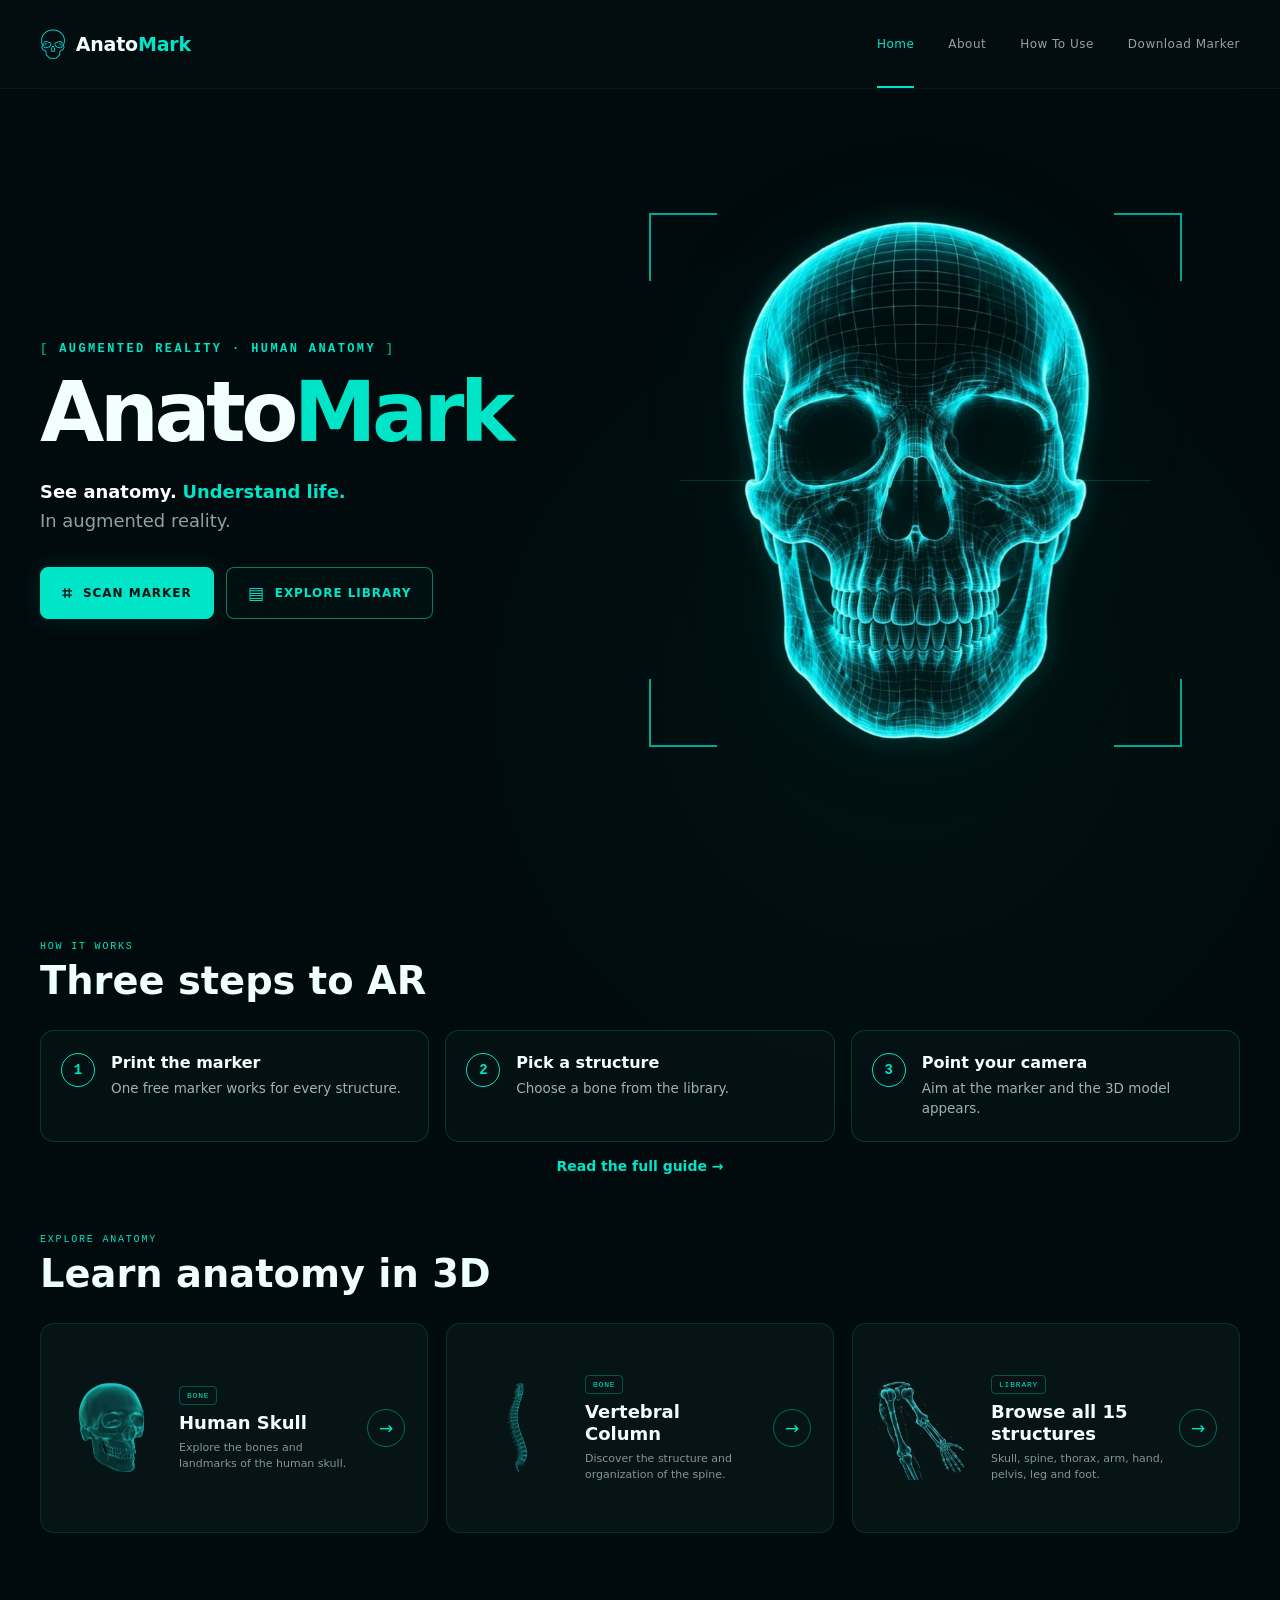
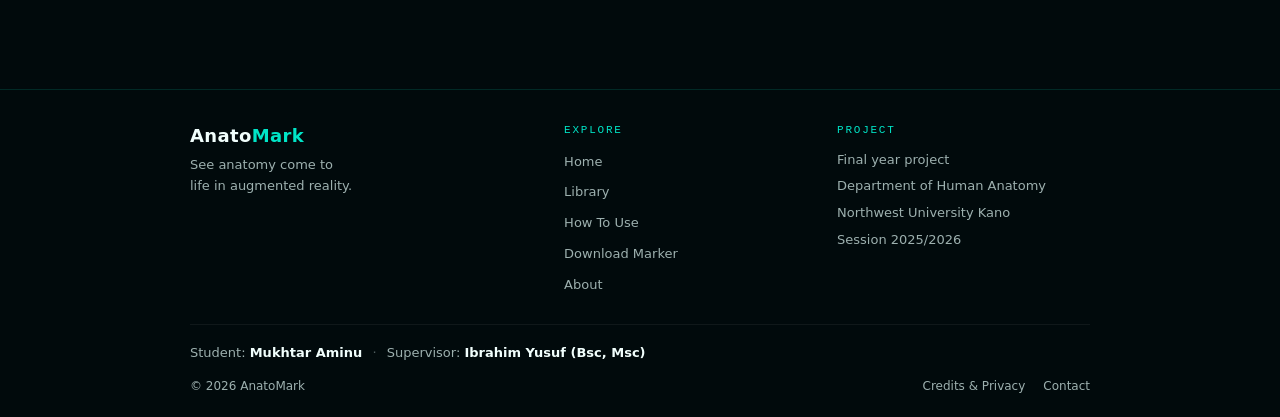
<file: index.html>
<!doctype html>
<html lang="en">
  <head>
    <meta charset="UTF-8" />

    <meta name="viewport" content="width=device-width, initial-scale=1.0" />
    <link rel="icon" href="assets/logo/favicon.ico" sizes="any" />
    <link rel="icon" type="image/png" sizes="48x48" href="assets/logo/favicon-48.png" />
    <link rel="apple-touch-icon" href="assets/logo/apple-touch-icon.png" />
    <meta name="theme-color" content="#010a0c" />

    <title>AnatoMark | AR Anatomy Education</title>
    <meta name="description" content="Learn human anatomy in augmented reality. Point your phone at a printed marker and explore 3D bones. No app to install." />
    <meta property="og:type" content="website" />
    <meta property="og:site_name" content="AnatoMark" />
    <meta property="og:title" content="AnatoMark | AR Anatomy Education" />
    <meta property="og:description" content="Learn human anatomy in augmented reality. Point your phone at a printed marker and explore 3D bones. No app to install." />
    <link rel="canonical" href="https://anatomark.com/" />
    <meta property="og:url" content="https://anatomark.com/" />
    <meta property="og:image" content="https://anatomark.com/assets/images/og-card.png" />
    <meta property="og:image:width" content="1200" />
    <meta property="og:image:height" content="630" />
    <meta property="og:image:alt" content="AnatoMark: a glowing 3D skull beside the words AnatoMark, augmented reality human anatomy" />
    <meta name="twitter:card" content="summary_large_image" />
    <meta name="twitter:title" content="AnatoMark | AR Anatomy Education" />
    <meta name="twitter:description" content="Learn human anatomy in augmented reality. Point your phone at a printed marker and explore 3D bones. No app to install." />
    <meta name="twitter:image" content="https://anatomark.com/assets/images/og-card.png" />

    <link rel="stylesheet" href="css/tokens.css?v=20261107r6" />
    <link rel="stylesheet" href="css/nav.css?v=20261107r6" />
    <link rel="stylesheet" href="css/footer.css?v=20261107r6" />
    <link rel="stylesheet" href="css/homepage.css?v=20261107r6" />
    <link rel="stylesheet" href="css/picker.css?v=20261107r6" />
  </head>

  <body>
    <!-- =====================================================
       HEADER
       ===================================================== -->

    <header class="site-header">
      <div class="header-inner">
        <!-- Logo -->
        <a href="index.html" class="brand" aria-label="AnatoMark Home">
          <img src="assets/logo/logo-mark.png" alt="" class="brand-logo" width="26" height="32" />
          <span class="brand-text">Anato<span>Mark</span></span>
        </a>

        <!-- Desktop Navigation -->
        <nav class="desktop-nav" aria-label="Main navigation">
          <a href="index.html" class="nav-link active"> Home </a>

          <a href="pages/about.html" class="nav-link"> About </a>

          <a href="pages/how-to-use.html" class="nav-link"> How To Use </a>

          <a href="pages/download-marker.html" class="nav-link">
            Download Marker
          </a>
        </nav>

        <!-- Mobile Menu Button -->
        <button
          type="button"
          class="mobile-menu-button"
          id="mobileMenuButton"
          aria-label="Open navigation menu"
          aria-expanded="false"
        >
          <span></span>
          <span></span>
          <span></span>
        </button>
      </div>

      <!-- Mobile Navigation -->
      <nav class="mobile-nav" id="mobileNav" aria-label="Mobile navigation">
        <a href="index.html" class="mobile-nav-link active"> Home </a>

        <a href="pages/about.html" class="mobile-nav-link"> About </a>

        <a href="pages/how-to-use.html" class="mobile-nav-link"> How To Use </a>

        <a href="pages/download-marker.html" class="mobile-nav-link">
          Download Marker
        </a>
      </nav>
    </header>

    <!-- =====================================================
       MAIN
       ===================================================== -->

    <main>
      <!-- ===================================================
         HERO
         =================================================== -->

      <section class="hero">
        <!-- LEFT / TOP CONTENT -->

        <div class="hero-content">
          <p class="hero-eyebrow">
            <span>[</span>
            AUGMENTED REALITY &middot; HUMAN ANATOMY
            <span>]</span>
          </p>

          <h1 class="hero-title">Anato<span>Mark</span></h1>

          <p class="hero-description">
            <span class="tg-see">See anatomy.</span>
            <span class="tg-life">Understand life.</span>
            <br class="desktop-break" />
            <span class="tg-ar">In augmented reality.</span>
          </p>

          <div class="hero-actions">
            <button
              type="button"
              class="hero-button hero-button-primary"
              id="scanMarkerButton"
            >
              <span class="button-icon" aria-hidden="true"> ⌗ </span>

              <span> Scan Marker </span>
            </button>

            <a
              href="pages/library.html"
              class="hero-button hero-button-secondary"
            >
              <span class="button-icon" aria-hidden="true"> ▤ </span>

              <span> Explore Library </span>
            </a>
          </div>
        </div>

        <!-- RIGHT / BOTTOM VISUAL -->

        <div class="hero-visual">
          <div class="scan-frame">
            <!-- Targeting corners -->

            <span class="scan-corner scan-corner-top-left"></span>

            <span class="scan-corner scan-corner-top-right"></span>

            <span class="scan-corner scan-corner-bottom-left"></span>

            <span class="scan-corner scan-corner-bottom-right"></span>

            <!-- Horizontal scanning line -->

            <span class="scan-line"></span>

            <!-- Skull -->

            <img
              src="assets/images/skull-hero.webp"
              width="563"
              height="820"
              alt="Human skull in augmented reality"
              class="hero-skull"
              fetchpriority="high"
              decoding="async"
            />
          </div>
        </div>
      </section>

      <!-- ===================================================
         HOW IT WORKS
         =================================================== -->

      <section class="how-strip" aria-labelledby="howStripTitle">
        <div class="section-heading">
          <p class="section-eyebrow">HOW IT WORKS</p>
          <h2 id="howStripTitle">Three steps to AR</h2>
        </div>

        <ol class="how-strip-grid">
          <li class="how-strip-card">
            <span class="how-strip-num" aria-hidden="true">1</span>
            <h3>Print the marker</h3>
            <p>One free marker works for every structure.</p>
          </li>
          <li class="how-strip-card">
            <span class="how-strip-num" aria-hidden="true">2</span>
            <h3>Pick a structure</h3>
            <p>Choose a bone from the library.</p>
          </li>
          <li class="how-strip-card">
            <span class="how-strip-num" aria-hidden="true">3</span>
            <h3>Point your camera</h3>
            <p>Aim at the marker and the 3D model appears.</p>
          </li>
        </ol>

        <p class="how-strip-link"><a href="pages/how-to-use.html">Read the full guide &rarr;</a></p>
      </section>

      <!-- ===================================================
         STRUCTURES
         =================================================== -->

      <section class="structures-section">
        <div class="section-heading">
          <p class="section-eyebrow">EXPLORE ANATOMY</p>

          <h2>Learn anatomy in 3D</h2>
        </div>

        <div class="structure-grid">
          <!-- Human Skull -->

          <a
            href="pages/structure-detail.html?id=skull&from=home"
            class="structure-card"
          >
            <div class="structure-image">
              <img src="assets/icons/skull.webp" data-fallback="assets/images/skull.webp" onerror="this.onerror=null;this.src=this.getAttribute('data-fallback')" alt="Human Skull" loading="lazy" decoding="async" />
            </div>

            <div class="structure-info">
              <div class="structure-meta">
                <span class="structure-type"> BONE </span>
              </div>

              <h3>Human Skull</h3>

              <p>Explore the bones and landmarks of the human skull.</p>
            </div>

            <span class="structure-arrow"> → </span>
          </a>

          <!-- Vertebral Column -->

          <a
            href="pages/structure-detail.html?id=vertebral-column&from=home"
            class="structure-card"
          >
            <div class="structure-image">
              <img
                src="assets/icons/vertebral-column.webp"
                data-fallback="assets/images/vertebral-column.jpeg"
                onerror="this.onerror=null;this.src=this.getAttribute('data-fallback')"
                alt="Vertebral Column"
                loading="lazy"
                decoding="async"
              />
            </div>

            <div class="structure-info">
              <div class="structure-meta">
                <span class="structure-type"> BONE </span>
              </div>

              <h3>Vertebral Column</h3>

              <p>Discover the structure and organization of the spine.</p>
            </div>

            <span class="structure-arrow"> → </span>
          </a>

          <!-- Browse all -->

          <a href="pages/library.html" class="structure-card structure-card-more">
            <div class="structure-image">
              <img src="assets/images/upper-limb.jpeg" alt="" loading="lazy" decoding="async" />
            </div>

            <div class="structure-info">
              <div class="structure-meta">
                <span class="structure-type"> LIBRARY </span>
              </div>

              <h3>Browse all <span id="homeCount">15</span> structures</h3>

              <p>Skull, spine, thorax, arm, hand, pelvis, leg and foot.</p>
            </div>

            <span class="structure-arrow"> → </span>
          </a>
        </div>
      </section>
    </main>

    <footer class="site-footer">
      <div class="footer-inner">
        <div class="footer-brandcol">
          <p class="footer-brand">Anato<span>Mark</span></p>
          <p class="footer-tag">See anatomy come to life in augmented reality.</p>
        </div>
        <nav class="footer-col" aria-label="Explore">
          <h2>Explore</h2>
          <a href="index.html">Home</a>
          <a href="pages/library.html">Library</a>
          <a href="pages/how-to-use.html">How To Use</a>
          <a href="pages/download-marker.html">Download Marker</a>
          <a href="pages/about.html">About</a>
        </nav>
        <div class="footer-col">
          <h2>Project</h2>
          <span>Final year project</span>
          <span>Department of Human Anatomy</span>
          <span>Northwest University Kano</span>
          <span>Session 2025/2026</span>
        </div>
      </div>
      <p class="footer-credits">Student: <strong>Mukhtar Aminu</strong> <span class="footer-sep">&middot;</span> <span class="footer-line">Supervisor: <strong>Ibrahim Yusuf (Bsc, Msc)</strong></span></p>
      <div class="footer-bar">
        <span>&copy; 2026 AnatoMark</span>
        <span class="footer-links"><a href="pages/credits.html">Credits &amp; Privacy</a><a href="pages/about.html#contact">Contact</a></span>
      </div>
    </footer>

    <!-- =====================================================
       JAVASCRIPT
       ===================================================== -->

    <script src="js/descriptions.js?v=20261107r6"></script>
    <script src="js/structures-data.js?v=20261107r6"></script>
    <script src="js/nav.js?v=20261107r6"></script>
    <script src="js/picker.js?v=20261107r6"></script>
    <script src="js/homepage.js?v=20261107r6"></script>
  <script src="js/sw-register.js?v=20261107r6"></script>
</body>
</html>
</file>
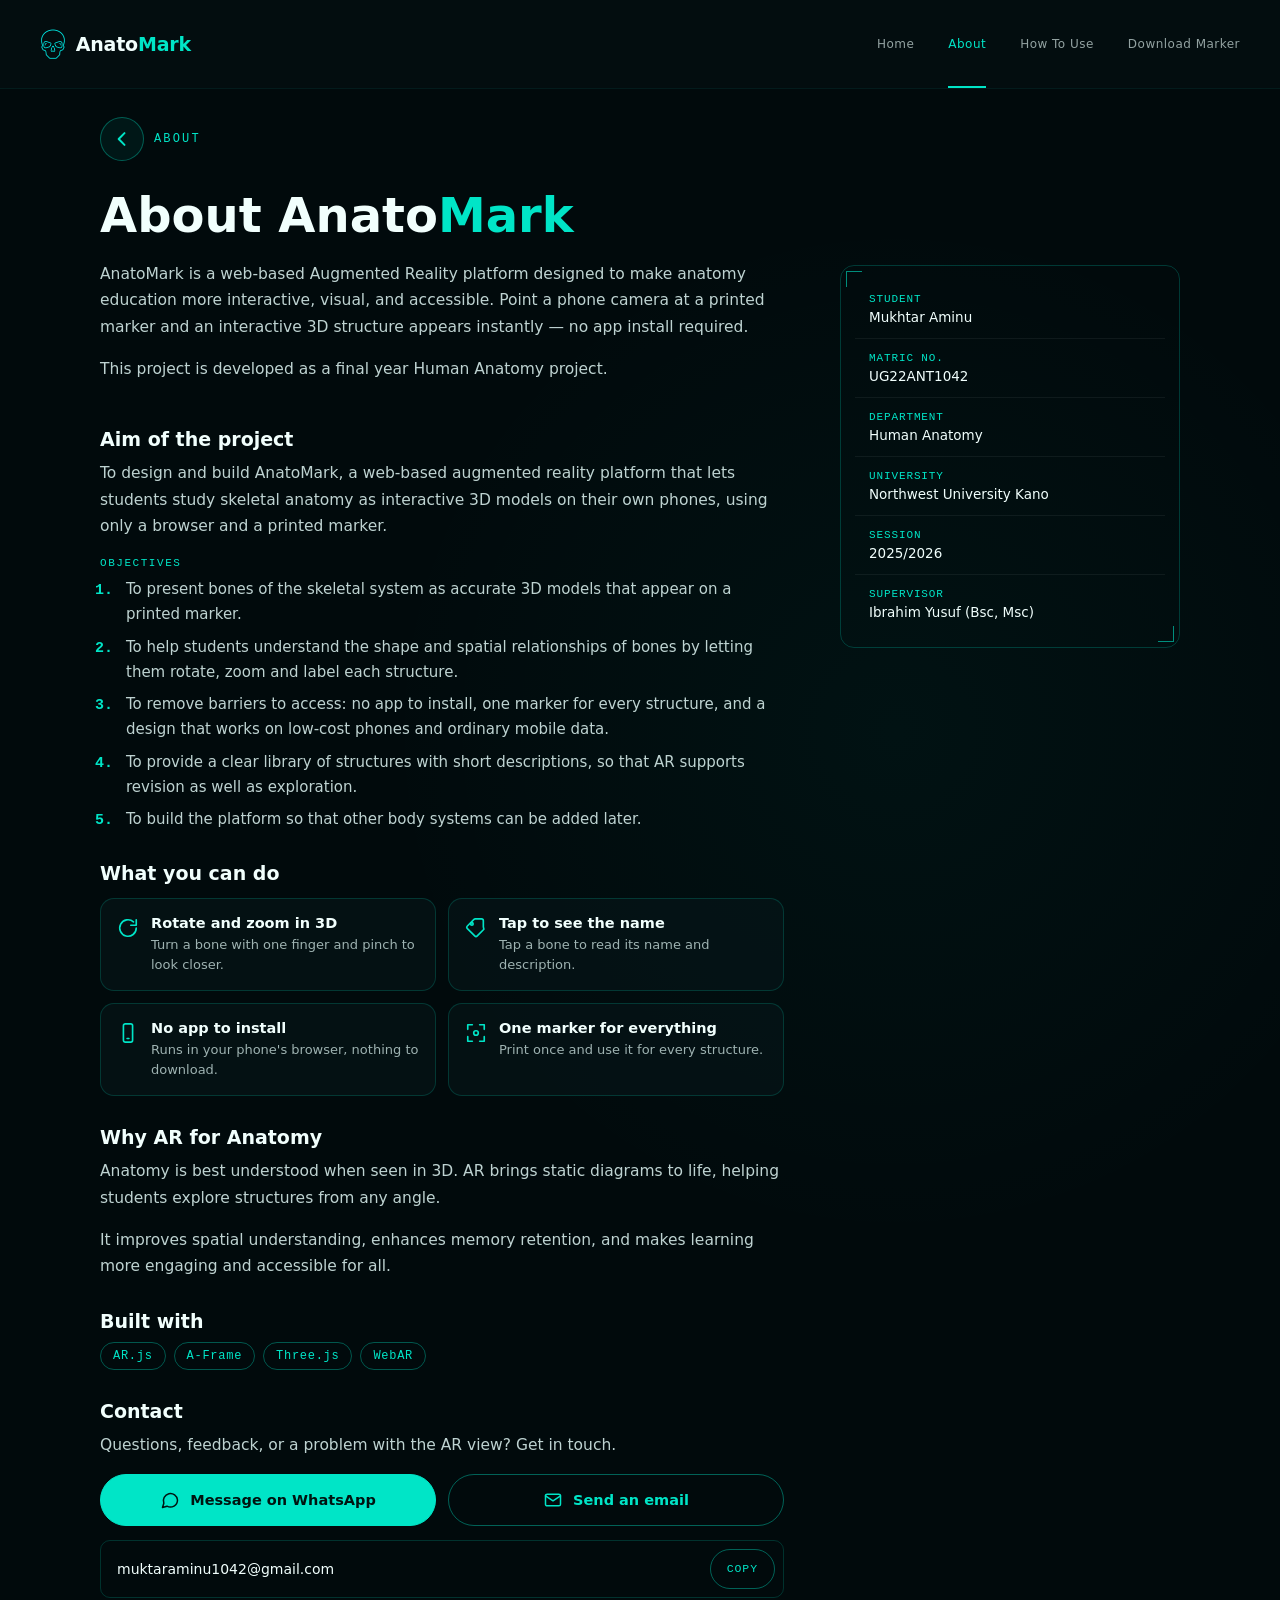
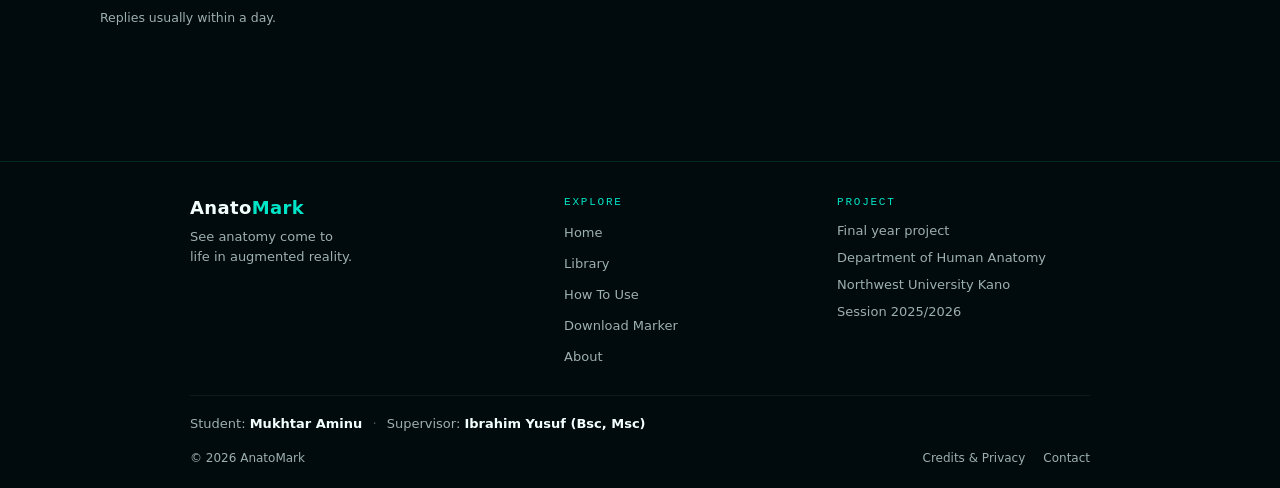
<file: pages/about.html>
<!doctype html>
<html lang="en">
  <head>
    <meta charset="UTF-8" />
    <meta name="viewport" content="width=device-width, initial-scale=1.0" />
    <link rel="icon" href="../assets/logo/favicon.ico" sizes="any" />
    <link rel="icon" type="image/png" sizes="48x48" href="../assets/logo/favicon-48.png" />
    <link rel="apple-touch-icon" href="../assets/logo/apple-touch-icon.png" />
    <meta name="theme-color" content="#010a0c" />
    <title>About — AnatoMark</title>
    <meta name="description" content="About AnatoMark, a final-year Human Anatomy project from Northwest University Kano." />
    <meta property="og:type" content="website" />
    <meta property="og:site_name" content="AnatoMark" />
    <meta property="og:title" content="About — AnatoMark" />
    <meta property="og:description" content="About AnatoMark, a final-year Human Anatomy project from Northwest University Kano." />
    <link rel="canonical" href="https://anatomark.com/pages/about.html" />
    <meta property="og:url" content="https://anatomark.com/pages/about.html" />
    <meta property="og:image" content="https://anatomark.com/assets/images/og-card.png" />
    <meta property="og:image:width" content="1200" />
    <meta property="og:image:height" content="630" />
    <meta property="og:image:alt" content="AnatoMark: a glowing 3D skull beside the words AnatoMark, augmented reality human anatomy" />
    <meta name="twitter:card" content="summary_large_image" />
    <meta name="twitter:title" content="About — AnatoMark" />
    <meta name="twitter:description" content="About AnatoMark, a final-year Human Anatomy project from Northwest University Kano." />
    <meta name="twitter:image" content="https://anatomark.com/assets/images/og-card.png" />
    <link rel="stylesheet" href="../css/tokens.css?v=20261107r6" />
    <link rel="stylesheet" href="../css/nav.css?v=20261107r6" />
    <link rel="stylesheet" href="../css/footer.css?v=20261107r6" />
    <link rel="stylesheet" href="../css/about.css?v=20261107r6" />
  </head>
  <body>
    <header class="site-header">
      <div class="header-inner">
        <a href="../index.html" class="brand" aria-label="AnatoMark Home">
          <img src="../assets/logo/logo-mark.png" alt="" class="brand-logo" width="26" height="32" />
          <span class="brand-text">Anato<span>Mark</span></span>
        </a>
        <nav class="desktop-nav" aria-label="Main navigation">
          <a href="../index.html" class="nav-link">Home</a>
          <a href="about.html" class="nav-link active">About</a>
          <a href="how-to-use.html" class="nav-link">How To Use</a>
          <a href="download-marker.html" class="nav-link">Download Marker</a>
        </nav>
        <button type="button" class="mobile-menu-button" id="mobileMenuButton" aria-label="Open navigation menu" aria-expanded="false">
          <span></span><span></span><span></span>
        </button>
      </div>
      <nav class="mobile-nav" id="mobileNav" aria-label="Mobile navigation">
        <a href="../index.html" class="mobile-nav-link">Home</a>
        <a href="about.html" class="mobile-nav-link active">About</a>
        <a href="how-to-use.html" class="mobile-nav-link">How To Use</a>
        <a href="download-marker.html" class="mobile-nav-link">Download Marker</a>
      </nav>
    </header>

    <main class="about-main">
      <div class="about-crumb">
        <a href="../index.html" class="back-btn" aria-label="Back"><svg width="20" height="20" viewBox="0 0 24 24" fill="none" stroke="currentColor" stroke-width="2.4" stroke-linecap="round" stroke-linejoin="round" aria-hidden="true"><path d="M15 5l-7 7 7 7"/></svg></a>
        <span>ABOUT</span>
      </div>

      <h1>About Anato<span>Mark</span></h1>

      <div class="about-layout">
        <div class="about-intro">
          <p class="about-lead">
            AnatoMark is a web-based Augmented Reality platform designed to make anatomy
            education more interactive, visual, and accessible. Point a phone camera at a
            printed marker and an interactive 3D structure appears instantly — no app install
            required.
          </p>
          <p class="about-lead">
            This project is developed as a final year Human Anatomy project.
          </p>
        </div>

        <aside class="about-side" aria-label="Project details">
          <div class="about-card">
            <span class="corner tl"></span><span class="corner br"></span>
            <div id="aboutRows"></div>
          </div>
        </aside>

        <div class="about-text">
          <h2 class="about-section-title" id="aim">Aim of the project</h2>
          <p class="about-lead">
            To design and build AnatoMark, a web-based augmented reality platform that lets
            students study skeletal anatomy as interactive 3D models on their own phones,
            using only a browser and a printed marker.
          </p>
          <p class="about-objectives-title">Objectives</p>
          <ol class="about-objectives">
            <li>To present bones of the skeletal system as accurate 3D models that appear on a printed marker.</li>
            <li>To help students understand the shape and spatial relationships of bones by letting them rotate, zoom and label each structure.</li>
            <li>To remove barriers to access: no app to install, one marker for every structure, and a design that works on low-cost phones and ordinary mobile data.</li>
            <li>To provide a clear library of structures with short descriptions, so that AR supports revision as well as exploration.</li>
            <li>To build the platform so that other body systems can be added later.</li>
          </ol>

          <h2 class="about-section-title">What you can do</h2>
          <div class="about-features">
            <div class="about-feature">
              <svg viewBox="0 0 24 24" fill="none" stroke="currentColor" stroke-width="1.8" stroke-linecap="round" stroke-linejoin="round" aria-hidden="true"><path d="M21 12a9 9 0 11-3-6.7"/><polyline points="21 3 21 9 15 9"/></svg>
              <div><h3>Rotate and zoom in 3D</h3><p>Turn a bone with one finger and pinch to look closer.</p></div>
            </div>
            <div class="about-feature">
              <svg viewBox="0 0 24 24" fill="none" stroke="currentColor" stroke-width="1.8" stroke-linecap="round" stroke-linejoin="round" aria-hidden="true"><path d="M20.6 13.4l-7.2 7.2a2 2 0 01-2.8 0L2.6 12.6a2 2 0 010-2.8l7.2-7.2A2 2 0 0111.2 2H18a2 2 0 012 2v6.8z"/><circle cx="7.5" cy="7.5" r="1.4"/></svg>
              <div><h3>Tap to see the name</h3><p>Tap a bone to read its name and description.</p></div>
            </div>
            <div class="about-feature">
              <svg viewBox="0 0 24 24" fill="none" stroke="currentColor" stroke-width="1.8" stroke-linecap="round" stroke-linejoin="round" aria-hidden="true"><rect x="7" y="2" width="10" height="20" rx="2"/><line x1="11" y1="18" x2="13" y2="18"/></svg>
              <div><h3>No app to install</h3><p>Runs in your phone's browser, nothing to download.</p></div>
            </div>
            <div class="about-feature">
              <svg viewBox="0 0 24 24" fill="none" stroke="currentColor" stroke-width="1.8" stroke-linecap="round" stroke-linejoin="round" aria-hidden="true"><path d="M3 8V3h5M21 8V3h-5M3 16v5h5M21 16v5h-5"/><circle cx="12" cy="12" r="2.5"/></svg>
              <div><h3>One marker for everything</h3><p>Print once and use it for every structure.</p></div>
            </div>
          </div>

          <h2 class="about-section-title">Why AR for Anatomy</h2>
          <p class="about-lead">
            Anatomy is best understood when seen in 3D. AR brings static diagrams to life,
            helping students explore structures from any angle.
          </p>
          <p class="about-lead">
            It improves spatial understanding, enhances memory retention, and makes learning
            more engaging and accessible for all.
          </p>

          <h2 class="about-section-title">Built with</h2>
          <ul class="about-tags" aria-label="Technologies used">
            <li>AR.js</li><li>A-Frame</li><li>Three.js</li><li>WebAR</li>
          </ul>

          <!-- PROJECT REPORT LINK — hidden until the project is complete.
               Restore by un-commenting and replacing # with the real URL:
          <a href="#" class="about-report-link">Read the full project report →</a>
          -->
          <h2 class="about-section-title" id="contact">Contact</h2>
          <p class="about-lead">Questions, feedback, or a problem with the AR view? Get in touch.</p>
          <div class="contact-list" id="contactActions"></div>
        </div>

      </div>
    </main>

    <footer class="site-footer">
      <div class="footer-inner">
        <div class="footer-brandcol">
          <p class="footer-brand">Anato<span>Mark</span></p>
          <p class="footer-tag">See anatomy come to life in augmented reality.</p>
        </div>
        <nav class="footer-col" aria-label="Explore">
          <h2>Explore</h2>
          <a href="../index.html">Home</a>
          <a href="library.html">Library</a>
          <a href="how-to-use.html">How To Use</a>
          <a href="download-marker.html">Download Marker</a>
          <a href="about.html">About</a>
        </nav>
        <div class="footer-col">
          <h2>Project</h2>
          <span>Final year project</span>
          <span>Department of Human Anatomy</span>
          <span>Northwest University Kano</span>
          <span>Session 2025/2026</span>
        </div>
      </div>
      <p class="footer-credits">Student: <strong>Mukhtar Aminu</strong> <span class="footer-sep">&middot;</span> <span class="footer-line">Supervisor: <strong>Ibrahim Yusuf (Bsc, Msc)</strong></span></p>
      <div class="footer-bar">
        <span>&copy; 2026 AnatoMark</span>
        <span class="footer-links"><a href="credits.html">Credits &amp; Privacy</a><a href="about.html#contact">Contact</a></span>
      </div>
    </footer>

    <script src="../js/site-config.js?v=20261107r6"></script>
    <script src="../js/nav.js?v=20261107r6"></script>
    <script src="../js/about-card.js?v=20261107r6"></script>
    <script src="../js/contact.js?v=20261107r6"></script>
  <script src="../js/sw-register.js?v=20261107r6"></script>
</body>
</html>
</file>
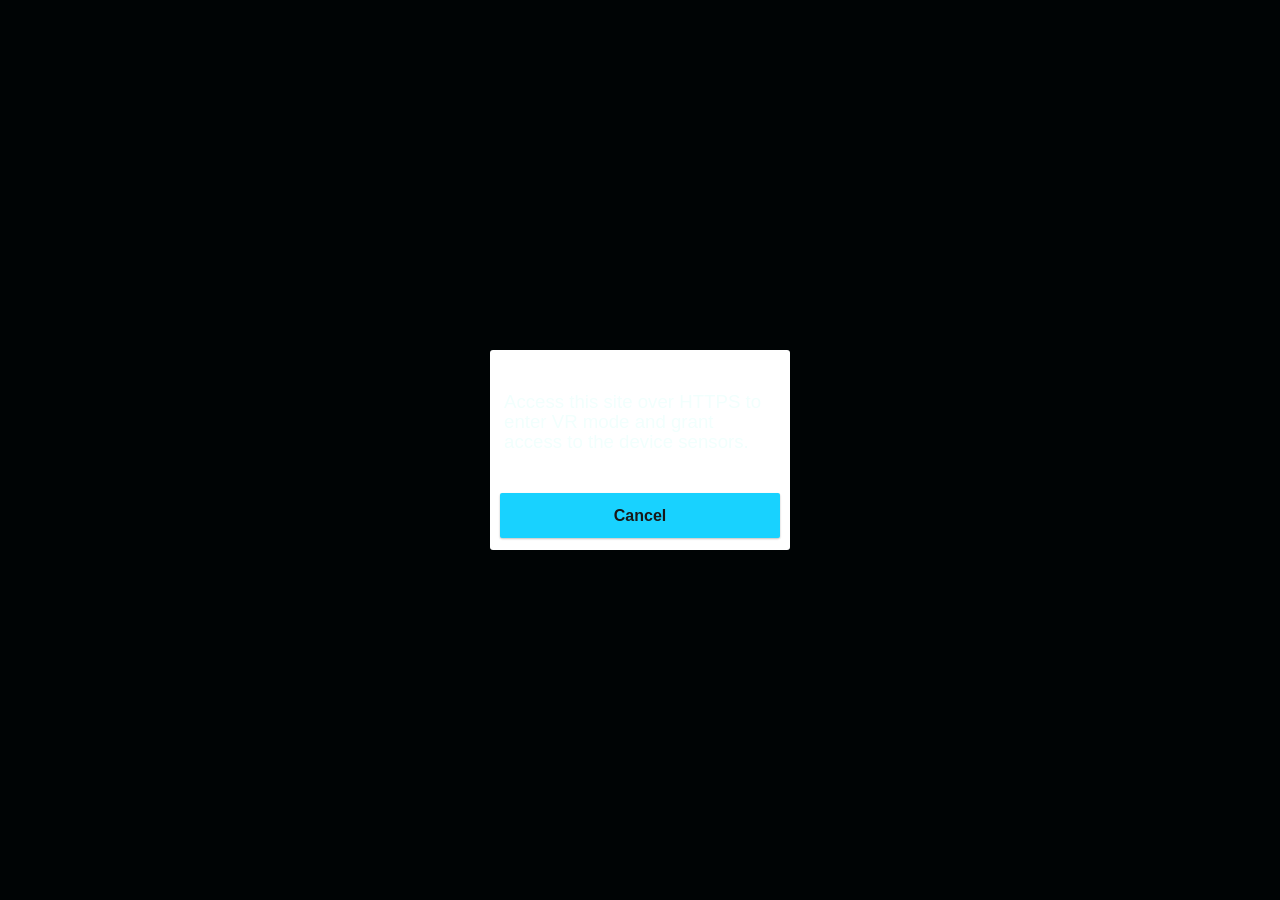
<file: pages/ar-view.html>
<!doctype html>
<html lang="en">
  <head>
    <meta charset="UTF-8" />
    <meta name="robots" content="noindex" />
    <meta name="viewport" content="width=device-width, initial-scale=1, maximum-scale=1, user-scalable=no, viewport-fit=cover" />
    <link rel="icon" href="../assets/logo/favicon.ico" sizes="any" />
    <link rel="icon" type="image/png" sizes="48x48" href="../assets/logo/favicon-48.png" />
    <link rel="apple-touch-icon" href="../assets/logo/apple-touch-icon.png" />
    <meta name="theme-color" content="#010a0c" />
    <title>AR View — AnatoMark</title>
    <link rel="stylesheet" href="../css/tokens.css?v=20261107r6" />
    <link rel="stylesheet" href="../css/ar-view.css?v=20261107r6" />

    <!-- A-Frame must load before the AR.js A-Frame build. Versions are
         pinned on purpose — bumping either independently is the most
         common way this stack silently breaks.
         Each library is loaded from /libs when that file exists (works with
         no internet, e.g. at a defense), otherwise from the CDN. -->
    <script>
      (function () {
        var libs = [
          { local: "../libs/aframe.min.js", cdn: "https://aframe.io/releases/1.5.0/aframe.min.js" },
          { local: "../libs/aframe-ar.js", cdn: "https://cdn.jsdelivr.net/gh/AR-js-org/AR.js@3.4.5/aframe/build/aframe-ar.js" }
        ];
        function localExists(url) {
          try {
            var x = new XMLHttpRequest();
            x.open("HEAD", url, false); // synchronous on purpose: keeps the load order
            x.send();
            return x.status === 200 && /javascript/i.test(x.getResponseHeader("Content-Type") || "");
          } catch (e) { return false; }
        }
        libs.forEach(function (l) {
          var src = localExists(l.local) ? l.local : l.cdn;
          document.write('<script src="' + src + '" onerror="window.__arLibFailed=true"><\/script>');
        });
        document.write('<script src="../js/draco-path.js?v=20261107r6"><\/script>'); // offline Draco decoder, if bundled
      })();
    </script>
  </head>
  <body>
    <div class="ar-topbar">
      <button class="ar-back-btn" id="backBtn" aria-label="Back to structure page">
        <svg width="16" height="16" viewBox="0 0 24 24" fill="none" stroke="currentColor" stroke-width="2.4" stroke-linecap="round" stroke-linejoin="round"><path d="M15 18l-6-6 6-6"/></svg>
        Back
      </button>
      <div class="ar-structure-tag" id="structureTag">—</div>
    </div>

    <div class="ar-scan-overlay" id="scanOverlay">
      <div class="ar-scan-ring"></div>
      <div class="ar-scan-copy">
        <p class="headline">Point your camera at the marker</p>
        <p class="sub">Use your printed Hiro marker — keep it flat, fully in view and well lit.</p>
      </div>
    </div>

    <div class="ar-loading" id="loadingPill" role="status" aria-live="polite">
      <span class="ar-spinner" aria-hidden="true"></span>
      <span id="loadingText">Loading 3D model…</span>
    </div>

    <div class="ar-cam-banner" id="camBanner" role="status">
      <span>Waiting for the camera… Check the camera permission, or close other apps that are using it.</span>
      <button type="button" id="camBannerReload">Reload</button>
    </div>

    <div class="ar-hint-bar" id="hintBar">
      <div class="ar-hint-pill">Tap a part to label it</div>
    </div>

    <div class="ar-controls" id="arControls" role="toolbar" aria-label="AR controls">
      <button type="button" class="ar-ctl" id="prevBtn" aria-label="Previous structure">
        <svg width="22" height="22" viewBox="0 0 24 24" fill="none" stroke="currentColor" stroke-width="2.2" stroke-linecap="round" stroke-linejoin="round"><path d="M15 18l-6-6 6-6"/></svg>
      </button>
      <button type="button" class="ar-ctl" id="captureBtn" aria-label="Capture a picture">
        <svg width="22" height="22" viewBox="0 0 24 24" fill="none" stroke="currentColor" stroke-width="2" stroke-linecap="round" stroke-linejoin="round"><path d="M23 19a2 2 0 01-2 2H3a2 2 0 01-2-2V8a2 2 0 012-2h4l2-3h6l2 3h4a2 2 0 012 2z"/><circle cx="12" cy="13" r="4"/></svg>
      </button>
      <button type="button" class="ar-ctl" id="contrastBtn" aria-label="Contrast backdrop" aria-pressed="true">
        <svg width="22" height="22" viewBox="0 0 24 24" fill="none" stroke="currentColor" stroke-width="2" stroke-linecap="round" stroke-linejoin="round"><circle cx="12" cy="12" r="9"/><path d="M12 3a9 9 0 010 18z" fill="currentColor" stroke="none"/></svg>
      </button>
      <button type="button" class="ar-ctl" id="resetBtn" aria-label="Reset the view" disabled>
        <svg width="22" height="22" viewBox="0 0 24 24" fill="none" stroke="currentColor" stroke-width="2" stroke-linecap="round" stroke-linejoin="round"><path d="M21 12a9 9 0 11-3-6.7M21 3v6h-6"/></svg>
      </button>
      <button type="button" class="ar-ctl" id="nextBtn" aria-label="Next structure">
        <svg width="22" height="22" viewBox="0 0 24 24" fill="none" stroke="currentColor" stroke-width="2.2" stroke-linecap="round" stroke-linejoin="round"><path d="M9 18l6-6-6-6"/></svg>
      </button>
    </div>
    <div class="ar-toast" id="arToast" role="status" aria-live="polite"></div>
    <div class="ar-flash" id="arFlash"></div>

    <div id="infoSheet">
      <div class="sheet-handle"></div>
      <div class="sheet-header">
        <div>
          <h3 class="sheet-title" id="sheetTitle">—</h3>
          <span class="sheet-tag" id="sheetTag">—</span>
        </div>
        <button class="sheet-close" id="sheetClose" aria-label="Close">✕</button>
      </div>
      <p class="sheet-desc" id="sheetDesc">—</p>
    </div>

    <div id="fatalError">
      <div class="icon">
        <svg width="24" height="24" viewBox="0 0 24 24" fill="none" stroke="currentColor" stroke-width="1.8" stroke-linecap="round" stroke-linejoin="round"><path d="M12 9v4M12 16.5h.01"/><circle cx="12" cy="12" r="9"/></svg>
      </div>
      <h2 id="fatalTitle">Camera unavailable</h2>
      <p id="fatalMsg">AnatoMark needs camera access to detect the marker.</p>
      <button type="button" id="fatalRetry" hidden>Try again</button>
      <a href="../index.html" id="fatalBackLink">← Back</a>
    </div>

    <a-scene
      id="arScene"
      vr-mode-ui="enabled: false"
      renderer="antialias: true; precision: high;"
      embedded
      arjs="sourceType: webcam; debugUIEnabled: false; detectionMode: mono_and_matrix;"
    >
      <!-- Explicit, moderate lights: light-coloured bones wash out to flat white under the default lighting.
           The cool rim light from behind separates the bone's edge from white paper. -->
      <a-light type="ambient" color="#ffffff" intensity="0.6"></a-light>
      <a-light type="directional" color="#ffffff" intensity="0.9" position="1 3 2"></a-light>
      <a-light type="directional" color="#bfeee6" intensity="0.5" position="-2 1 -3"></a-light>
      <a-marker preset="hiro" id="hiroMarker" raycaster="objects: .labelable" cursor="rayOrigin: mouse; fuse: false">
        <a-entity id="modelSlot"></a-entity>
      </a-marker>
      <a-entity camera></a-entity>
    </a-scene>

    <script src="../js/descriptions.js?v=20261107r6"></script>
    <script src="../js/structures-data.js?v=20261107r6"></script>
    <script src="../js/fit-math.js?v=20261107r6"></script>
    <script src="../js/bone-texture.js?v=20261107r6"></script>
    <script src="../js/pose-filter.js?v=20261107r6"></script>
    <script src="../js/ar-gestures.js?v=20261107r6"></script>
    <script src="../js/ar-view.js?v=20261107r6"></script>
  <script src="../js/sw-register.js?v=20261107r6"></script>
</body>
</html>
</file>
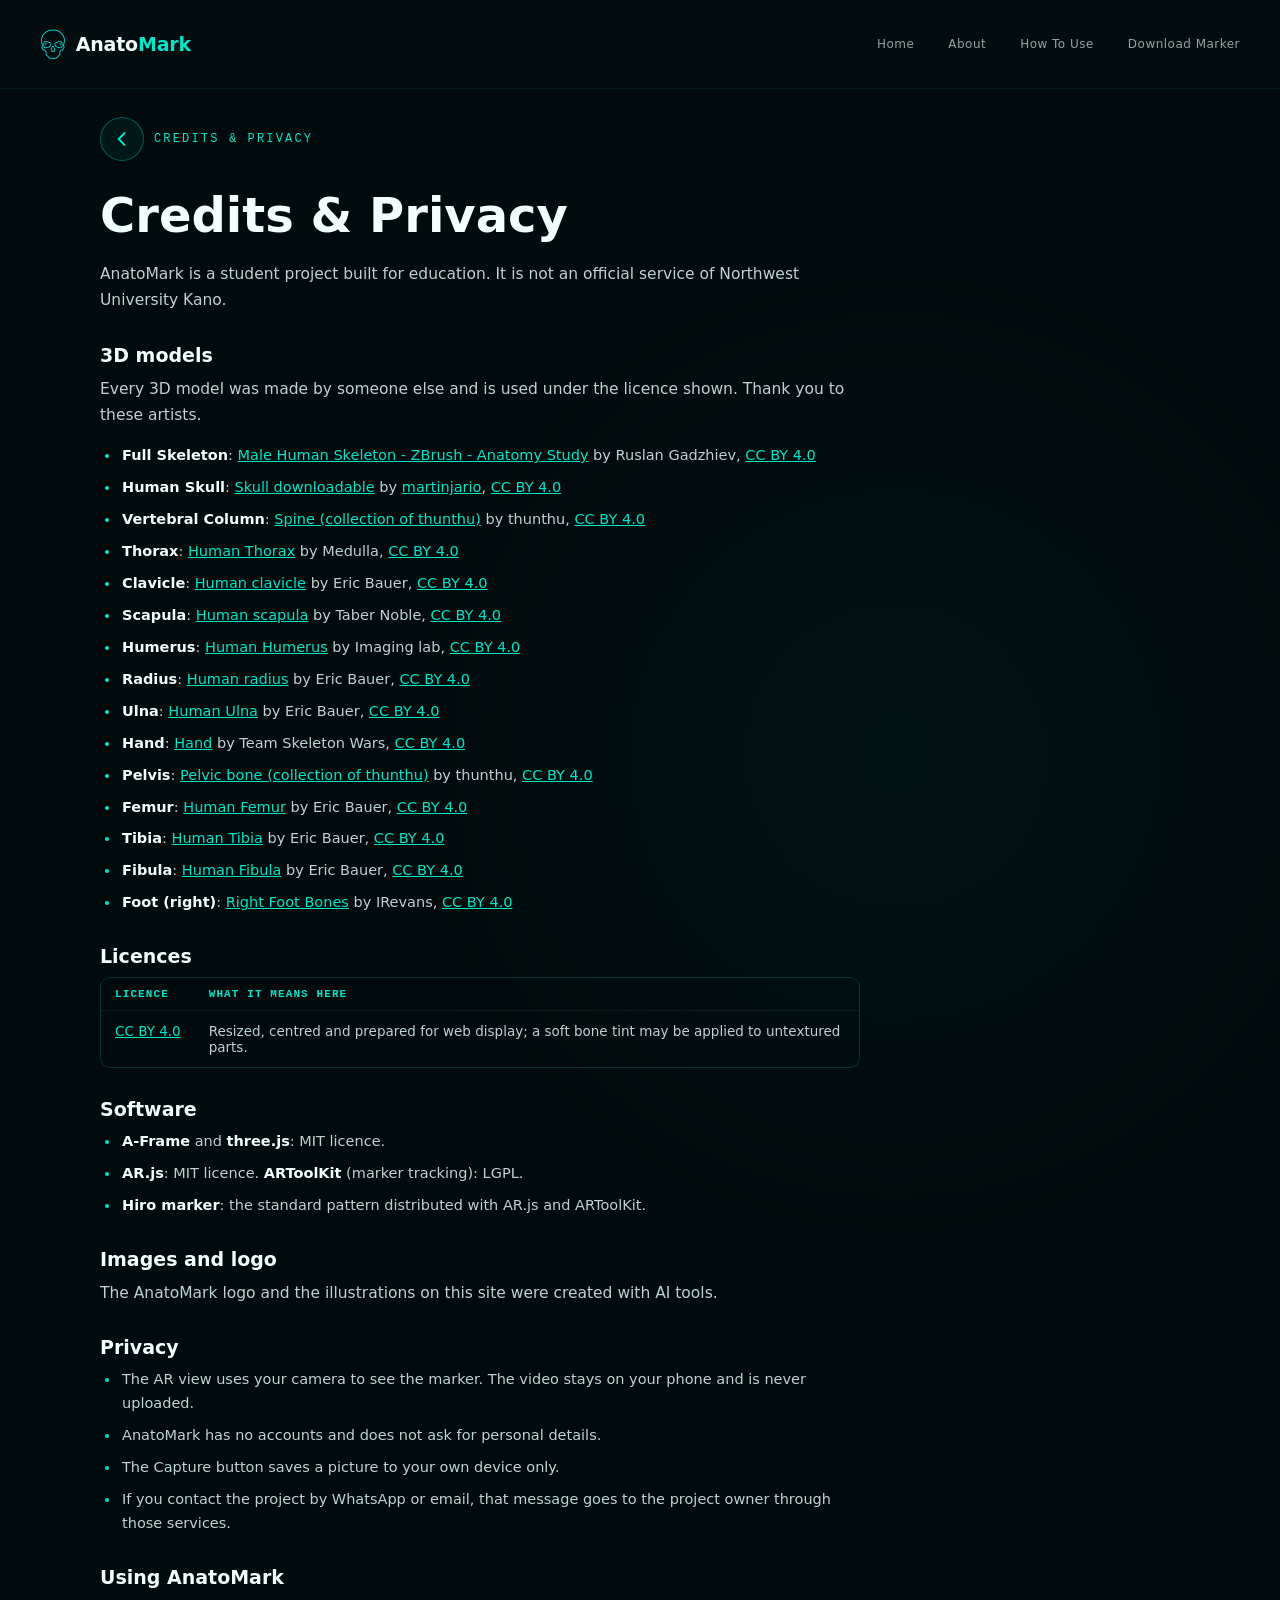
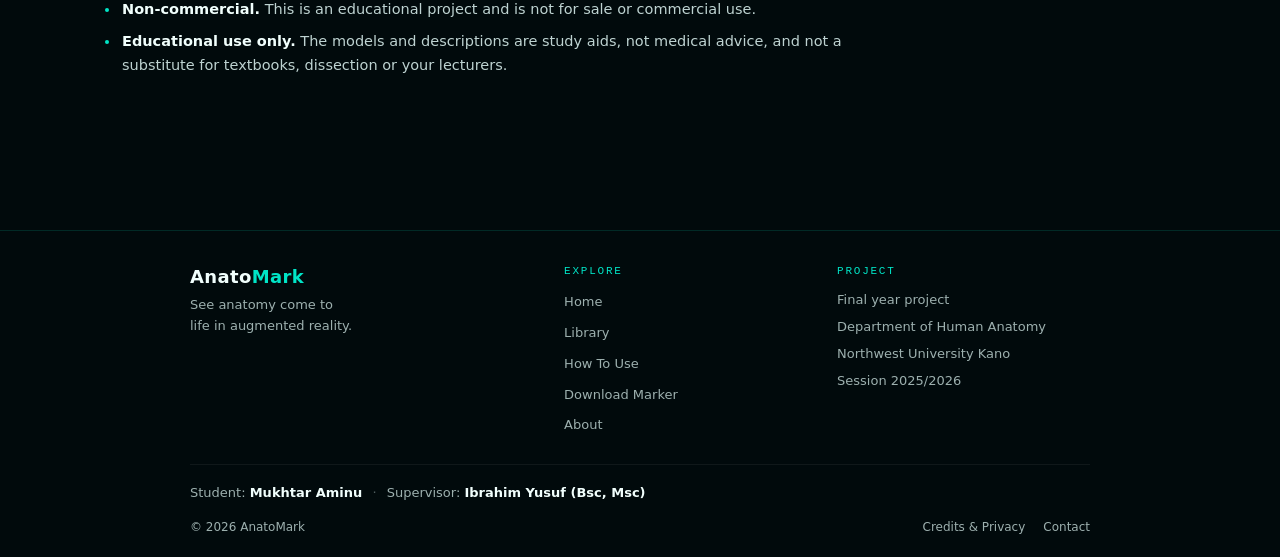
<file: pages/credits.html>
<!doctype html>
<html lang="en">
  <head>
    <meta charset="UTF-8" />
    <meta name="viewport" content="width=device-width, initial-scale=1.0" />
    <link rel="icon" href="../assets/logo/favicon.ico" sizes="any" />
    <link rel="icon" type="image/png" sizes="48x48" href="../assets/logo/favicon-48.png" />
    <link rel="apple-touch-icon" href="../assets/logo/apple-touch-icon.png" />
    <meta name="theme-color" content="#010a0c" />
    <title>Credits &amp; Privacy — AnatoMark</title>
    <meta name="description" content="Model credits, licences, privacy and usage notes for AnatoMark" />
    <meta property="og:type" content="website" />
    <meta property="og:site_name" content="AnatoMark" />
    <meta property="og:title" content="Credits &amp; Privacy — AnatoMark" />
    <meta property="og:description" content="Model credits, licences, privacy and usage notes for AnatoMark" />
    <link rel="canonical" href="https://anatomark.com/pages/credits.html" />
    <meta property="og:url" content="https://anatomark.com/pages/credits.html" />
    <meta property="og:image" content="https://anatomark.com/assets/images/og-card.png" />
    <meta property="og:image:width" content="1200" />
    <meta property="og:image:height" content="630" />
    <meta property="og:image:alt" content="AnatoMark: a glowing 3D skull beside the words AnatoMark, augmented reality human anatomy" />
    <meta name="twitter:card" content="summary_large_image" />
    <meta name="twitter:title" content="Credits &amp; Privacy — AnatoMark" />
    <meta name="twitter:description" content="Model credits, licences, privacy and usage notes for AnatoMark" />
    <meta name="twitter:image" content="https://anatomark.com/assets/images/og-card.png" />
    <link rel="stylesheet" href="../css/tokens.css?v=20261107r6" />
    <link rel="stylesheet" href="../css/nav.css?v=20261107r6" />
    <link rel="stylesheet" href="../css/footer.css?v=20261107r6" />
    <link rel="stylesheet" href="../css/about.css?v=20261107r6" />
    <link rel="stylesheet" href="../css/credits.css?v=20261107r6" />
  </head>
  <body>
    <header class="site-header">
      <div class="header-inner">
        <a href="../index.html" class="brand" aria-label="AnatoMark Home">
          <img src="../assets/logo/logo-mark.png" alt="" class="brand-logo" width="26" height="32" />
          <span class="brand-text">Anato<span>Mark</span></span>
        </a>
        <nav class="desktop-nav" aria-label="Main navigation">
          <a href="../index.html" class="nav-link">Home</a>
          <a href="about.html" class="nav-link ">About</a>
          <a href="how-to-use.html" class="nav-link">How To Use</a>
          <a href="download-marker.html" class="nav-link">Download Marker</a>
        </nav>
        <button type="button" class="mobile-menu-button" id="mobileMenuButton" aria-label="Open navigation menu" aria-expanded="false">
          <span></span><span></span><span></span>
        </button>
      </div>
      <nav class="mobile-nav" id="mobileNav" aria-label="Mobile navigation">
        <a href="../index.html" class="mobile-nav-link">Home</a>
        <a href="about.html" class="mobile-nav-link ">About</a>
        <a href="how-to-use.html" class="mobile-nav-link">How To Use</a>
        <a href="download-marker.html" class="mobile-nav-link">Download Marker</a>
      </nav>
    </header>

    <main class="about-main credits-main">
      <div class="about-crumb">
        <a href="about.html" class="back-btn" aria-label="Back"><svg width="20" height="20" viewBox="0 0 24 24" fill="none" stroke="currentColor" stroke-width="2.4" stroke-linecap="round" stroke-linejoin="round" aria-hidden="true"><path d="M15 5l-7 7 7 7"/></svg></a>
        <span>CREDITS &amp; PRIVACY</span>
      </div>
      <h1>Credits &amp; Privacy</h1>
      <div class="credits-body">
        <p class="about-lead">AnatoMark is a student project built for education. It is not an official service of Northwest University Kano.</p>

        <h2 class="about-section-title" id="models">3D models</h2>
        <p class="about-lead">Every 3D model was made by someone else and is used under the licence shown. Thank you to these artists.</p>
        <ul class="credit-list" id="creditList"></ul>

        <h2 class="about-section-title" id="licences">Licences</h2>
        <div class="table-wrap"><table class="licence-table" id="licenceTable"><thead><tr><th>Licence</th><th>What it means here</th></tr></thead><tbody></tbody></table></div>

        <h2 class="about-section-title">Software</h2>
        <ul class="credit-list">
          <li><strong>A-Frame</strong> and <strong>three.js</strong>: MIT licence.</li>
          <li><strong>AR.js</strong>: MIT licence. <strong>ARToolKit</strong> (marker tracking): LGPL.</li>
          <li><strong>Hiro marker</strong>: the standard pattern distributed with AR.js and ARToolKit.</li>
        </ul>

        <h2 class="about-section-title">Images and logo</h2>
        <p class="about-lead">The AnatoMark logo and the illustrations on this site were created with AI tools.</p>

        <h2 class="about-section-title" id="privacy">Privacy</h2>
        <ul class="credit-list">
          <li>The AR view uses your camera to see the marker. The video stays on your phone and is never uploaded.</li>
          <li>AnatoMark has no accounts and does not ask for personal details.</li>
          <li>The Capture button saves a picture to your own device only.</li>
          <li>If you contact the project by WhatsApp or email, that message goes to the project owner through those services.</li>
        </ul>

        <h2 class="about-section-title">Using AnatoMark</h2>
        <ul class="credit-list">
          <li><strong>Non-commercial.</strong> This is an educational project and is not for sale or commercial use.</li>
          <li><strong>Educational use only.</strong> The models and descriptions are study aids, not medical advice, and not a substitute for textbooks, dissection or your lecturers.</li>
        </ul>
      </div>
    </main>

    <footer class="site-footer">
      <div class="footer-inner">
        <div class="footer-brandcol">
          <p class="footer-brand">Anato<span>Mark</span></p>
          <p class="footer-tag">See anatomy come to life in augmented reality.</p>
        </div>
        <nav class="footer-col" aria-label="Explore">
          <h2>Explore</h2>
          <a href="../index.html">Home</a>
          <a href="library.html">Library</a>
          <a href="how-to-use.html">How To Use</a>
          <a href="download-marker.html">Download Marker</a>
          <a href="about.html">About</a>
        </nav>
        <div class="footer-col">
          <h2>Project</h2>
          <span>Final year project</span>
          <span>Department of Human Anatomy</span>
          <span>Northwest University Kano</span>
          <span>Session 2025/2026</span>
        </div>
      </div>
      <p class="footer-credits">Student: <strong>Mukhtar Aminu</strong> <span class="footer-sep">&middot;</span> <span class="footer-line">Supervisor: <strong>Ibrahim Yusuf (Bsc, Msc)</strong></span></p>
      <div class="footer-bar">
        <span>&copy; 2026 AnatoMark</span>
        <span class="footer-links"><a href="credits.html">Credits &amp; Privacy</a><a href="about.html#contact">Contact</a></span>
      </div>
    </footer>

    <script src="../js/descriptions.js?v=20261107r6"></script>
    <script src="../js/structures-data.js?v=20261107r6"></script>
    <script src="../js/nav.js?v=20261107r6"></script>
    <script src="../js/credits.js?v=20261107r6"></script>
  <script src="../js/sw-register.js?v=20261107r6"></script>
</body>
</html>
</file>
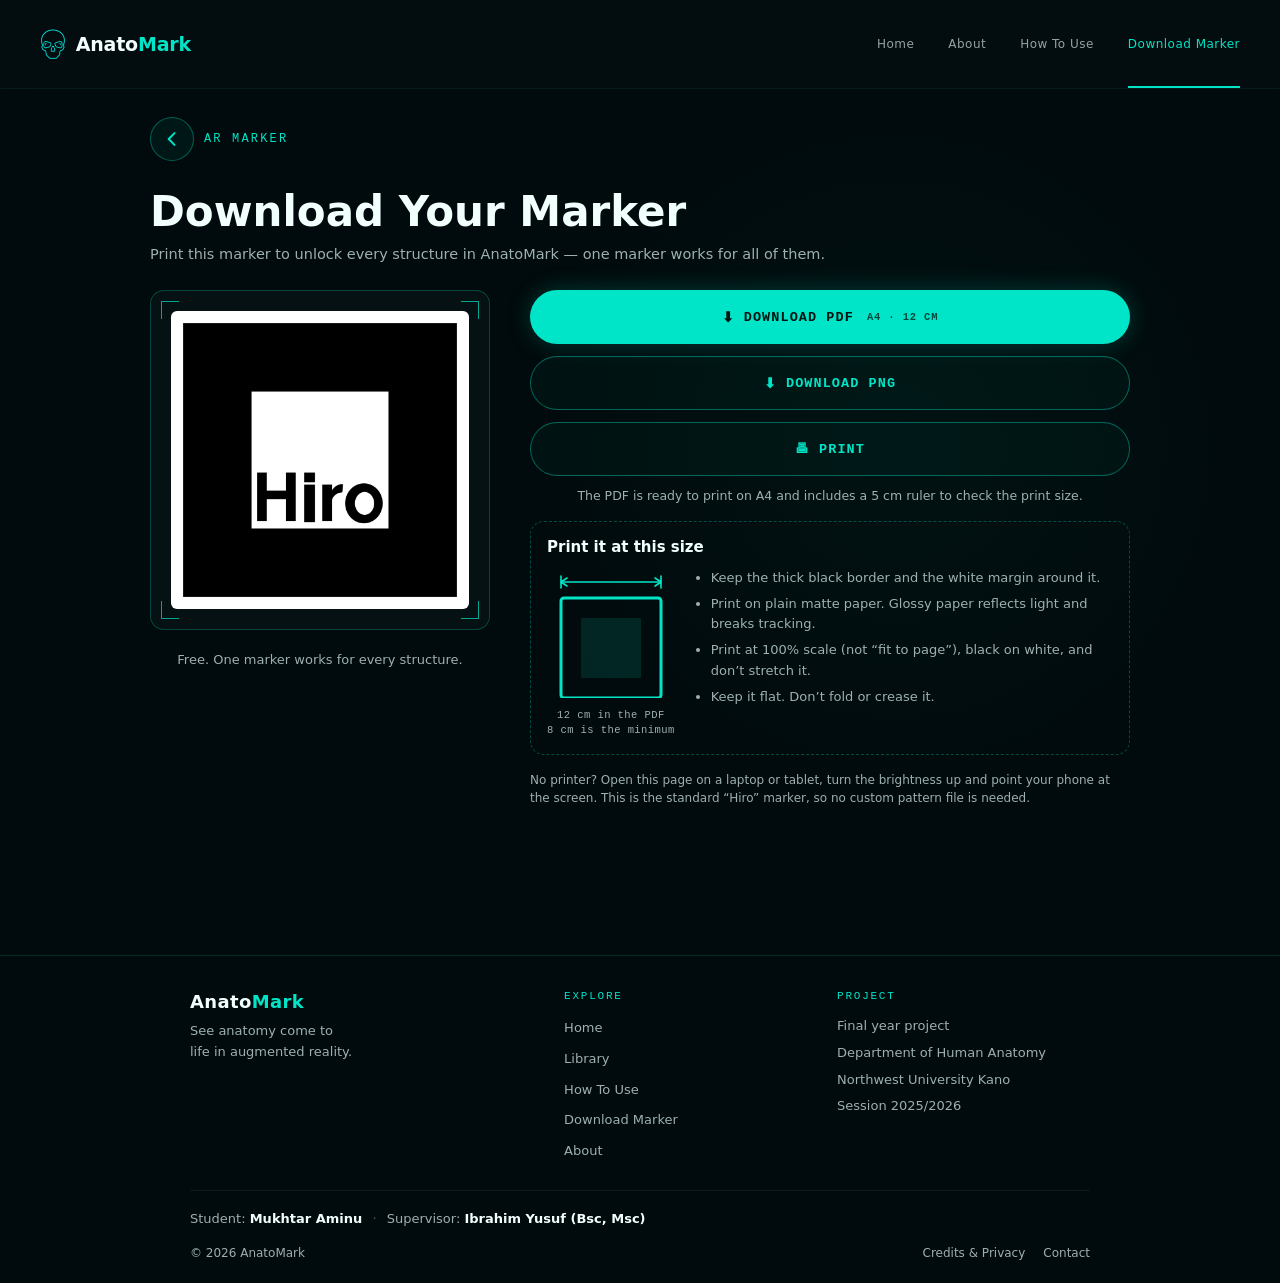
<file: pages/download-marker.html>
<!doctype html>
<html lang="en">
  <head>
    <meta charset="UTF-8" />
    <meta name="viewport" content="width=device-width, initial-scale=1.0" />
    <link rel="icon" href="../assets/logo/favicon.ico" sizes="any" />
    <link rel="icon" type="image/png" sizes="48x48" href="../assets/logo/favicon-48.png" />
    <link rel="apple-touch-icon" href="../assets/logo/apple-touch-icon.png" />
    <meta name="theme-color" content="#010a0c" />
    <title>Download Marker — AnatoMark</title>
    <meta name="description" content="Download and print the AnatoMark marker. One marker works for every structure." />
    <meta property="og:type" content="website" />
    <meta property="og:site_name" content="AnatoMark" />
    <meta property="og:title" content="Download Marker — AnatoMark" />
    <meta property="og:description" content="Download and print the AnatoMark marker. One marker works for every structure." />
    <link rel="canonical" href="https://anatomark.com/pages/download-marker.html" />
    <meta property="og:url" content="https://anatomark.com/pages/download-marker.html" />
    <meta property="og:image" content="https://anatomark.com/assets/images/og-card.png" />
    <meta property="og:image:width" content="1200" />
    <meta property="og:image:height" content="630" />
    <meta property="og:image:alt" content="AnatoMark: a glowing 3D skull beside the words AnatoMark, augmented reality human anatomy" />
    <meta name="twitter:card" content="summary_large_image" />
    <meta name="twitter:title" content="Download Marker — AnatoMark" />
    <meta name="twitter:description" content="Download and print the AnatoMark marker. One marker works for every structure." />
    <meta name="twitter:image" content="https://anatomark.com/assets/images/og-card.png" />
    <link rel="stylesheet" href="../css/tokens.css?v=20261107r6" />
    <link rel="stylesheet" href="../css/nav.css?v=20261107r6" />
    <link rel="stylesheet" href="../css/footer.css?v=20261107r6" />
    <link rel="stylesheet" href="../css/download-marker.css?v=20261107r6" />
  </head>
  <body>
    <header class="site-header">
      <div class="header-inner">
        <a href="../index.html" class="brand" aria-label="AnatoMark Home">
          <img src="../assets/logo/logo-mark.png" alt="" class="brand-logo" width="26" height="32" />
          <span class="brand-text">Anato<span>Mark</span></span>
        </a>
        <nav class="desktop-nav" aria-label="Main navigation">
          <a href="../index.html" class="nav-link">Home</a>
          <a href="about.html" class="nav-link">About</a>
          <a href="how-to-use.html" class="nav-link">How To Use</a>
          <a href="download-marker.html" class="nav-link active">Download Marker</a>
        </nav>
        <button type="button" class="mobile-menu-button" id="mobileMenuButton" aria-label="Open navigation menu" aria-expanded="false">
          <span></span><span></span><span></span>
        </button>
      </div>
      <nav class="mobile-nav" id="mobileNav" aria-label="Mobile navigation">
        <a href="../index.html" class="mobile-nav-link">Home</a>
        <a href="about.html" class="mobile-nav-link">About</a>
        <a href="how-to-use.html" class="mobile-nav-link">How To Use</a>
        <a href="download-marker.html" class="mobile-nav-link active">Download Marker</a>
      </nav>
    </header>

    <main class="marker-main">
      <div class="marker-crumb">
        <a href="../index.html" class="back-btn" aria-label="Back"><svg width="20" height="20" viewBox="0 0 24 24" fill="none" stroke="currentColor" stroke-width="2.4" stroke-linecap="round" stroke-linejoin="round" aria-hidden="true"><path d="M15 5l-7 7 7 7"/></svg></a>
        <span>AR MARKER</span>
      </div>

      <h1>Download Your Marker</h1>
      <p class="marker-sub">Print this marker to unlock every structure in AnatoMark — one marker works for all of them.</p>

      <div class="marker-layout">
        <div class="marker-col marker-col-left">
          <div class="marker-preview">
            <span class="corner tl"></span><span class="corner tr"></span>
            <span class="corner bl"></span><span class="corner br"></span>
            <img id="markerImg" src="../assets/marker/hiro.png" alt="AnatoMark AR marker (Hiro)" />
            <p class="marker-print-caption">AnatoMark marker. Print at 100% scale and keep the whole black border visible.</p>
          </div>
          <p class="marker-free">Free. One marker works for every structure.</p>
        </div>

        <div class="marker-col marker-col-right">
          <div class="marker-error" id="markerError" role="alert" hidden>
            <p>Couldn&rsquo;t load the marker image. Check your connection and try again.</p>
            <button class="marker-btn secondary" id="markerRetry" type="button">Try again</button>
          </div>

          <a class="marker-btn primary" id="markerPdf" href="../assets/marker/anatomark-marker.pdf" download="anatomark-marker.pdf">
            <span aria-hidden="true">⬇</span> Download PDF <small>A4 · 12&nbsp;cm</small>
          </a>
          <a class="marker-btn secondary" id="markerDownload" href="../assets/marker/hiro.png" download="anatomark-marker.png">
            <span aria-hidden="true">⬇</span> Download PNG
          </a>
          <button class="marker-btn secondary" id="printMarkerBtn" type="button">
            <span aria-hidden="true">🖶</span> Print
          </button>
          <p class="marker-pdf-note">The PDF is ready to print on A4 and includes a 5&nbsp;cm ruler to check the print size.</p>

          <section class="size-guide" aria-labelledby="sizeGuideTitle">
            <h2 id="sizeGuideTitle">Print it at this size</h2>
            <div class="size-guide-body">
              <figure class="size-figure">
                <svg aria-hidden="true" viewBox="0 0 120 130" width="120" height="130" fill="none" stroke="currentColor" stroke-width="1.6" stroke-linecap="round" stroke-linejoin="round">
                  <rect x="10" y="30" width="100" height="100" rx="3" stroke-width="3"/>
                  <rect x="30" y="50" width="60" height="60" rx="1" fill="currentColor" opacity="0.12" stroke="none"/>
                  <line x1="10" y1="14" x2="110" y2="14"/>
                  <path d="M10 8v12M110 8v12M10 14l6-4M10 14l6 4M110 14l-6-4M110 14l-6 4"/>
                </svg>
                <figcaption>12&nbsp;cm in the PDF<br />8&nbsp;cm is the minimum</figcaption>
              </figure>
              <ul class="size-rules">
                <li>Keep the thick black border and the white margin around it.</li>
                <li>Print on plain matte paper. Glossy paper reflects light and breaks tracking.</li>
                <li>Print at 100% scale (not &ldquo;fit to page&rdquo;), black on white, and don&rsquo;t stretch it.</li>
                <li>Keep it flat. Don&rsquo;t fold or crease it.</li>
              </ul>
            </div>
          </section>

          <p class="marker-note">
            No printer? Open this page on a laptop or tablet, turn the brightness up and point your phone at the screen.
            This is the standard &ldquo;Hiro&rdquo; marker, so no custom pattern file is needed.
          </p>
        </div>
      </div>
    </main>

    <footer class="site-footer">
      <div class="footer-inner">
        <div class="footer-brandcol">
          <p class="footer-brand">Anato<span>Mark</span></p>
          <p class="footer-tag">See anatomy come to life in augmented reality.</p>
        </div>
        <nav class="footer-col" aria-label="Explore">
          <h2>Explore</h2>
          <a href="../index.html">Home</a>
          <a href="library.html">Library</a>
          <a href="how-to-use.html">How To Use</a>
          <a href="download-marker.html">Download Marker</a>
          <a href="about.html">About</a>
        </nav>
        <div class="footer-col">
          <h2>Project</h2>
          <span>Final year project</span>
          <span>Department of Human Anatomy</span>
          <span>Northwest University Kano</span>
          <span>Session 2025/2026</span>
        </div>
      </div>
      <p class="footer-credits">Student: <strong>Mukhtar Aminu</strong> <span class="footer-sep">&middot;</span> <span class="footer-line">Supervisor: <strong>Ibrahim Yusuf (Bsc, Msc)</strong></span></p>
      <div class="footer-bar">
        <span>&copy; 2026 AnatoMark</span>
        <span class="footer-links"><a href="credits.html">Credits &amp; Privacy</a><a href="about.html#contact">Contact</a></span>
      </div>
    </footer>

    <script src="../js/nav.js?v=20261107r6"></script>
    <script src="../js/download-marker.js?v=20261107r6"></script>
  <script src="../js/sw-register.js?v=20261107r6"></script>
</body>
</html>
</file>
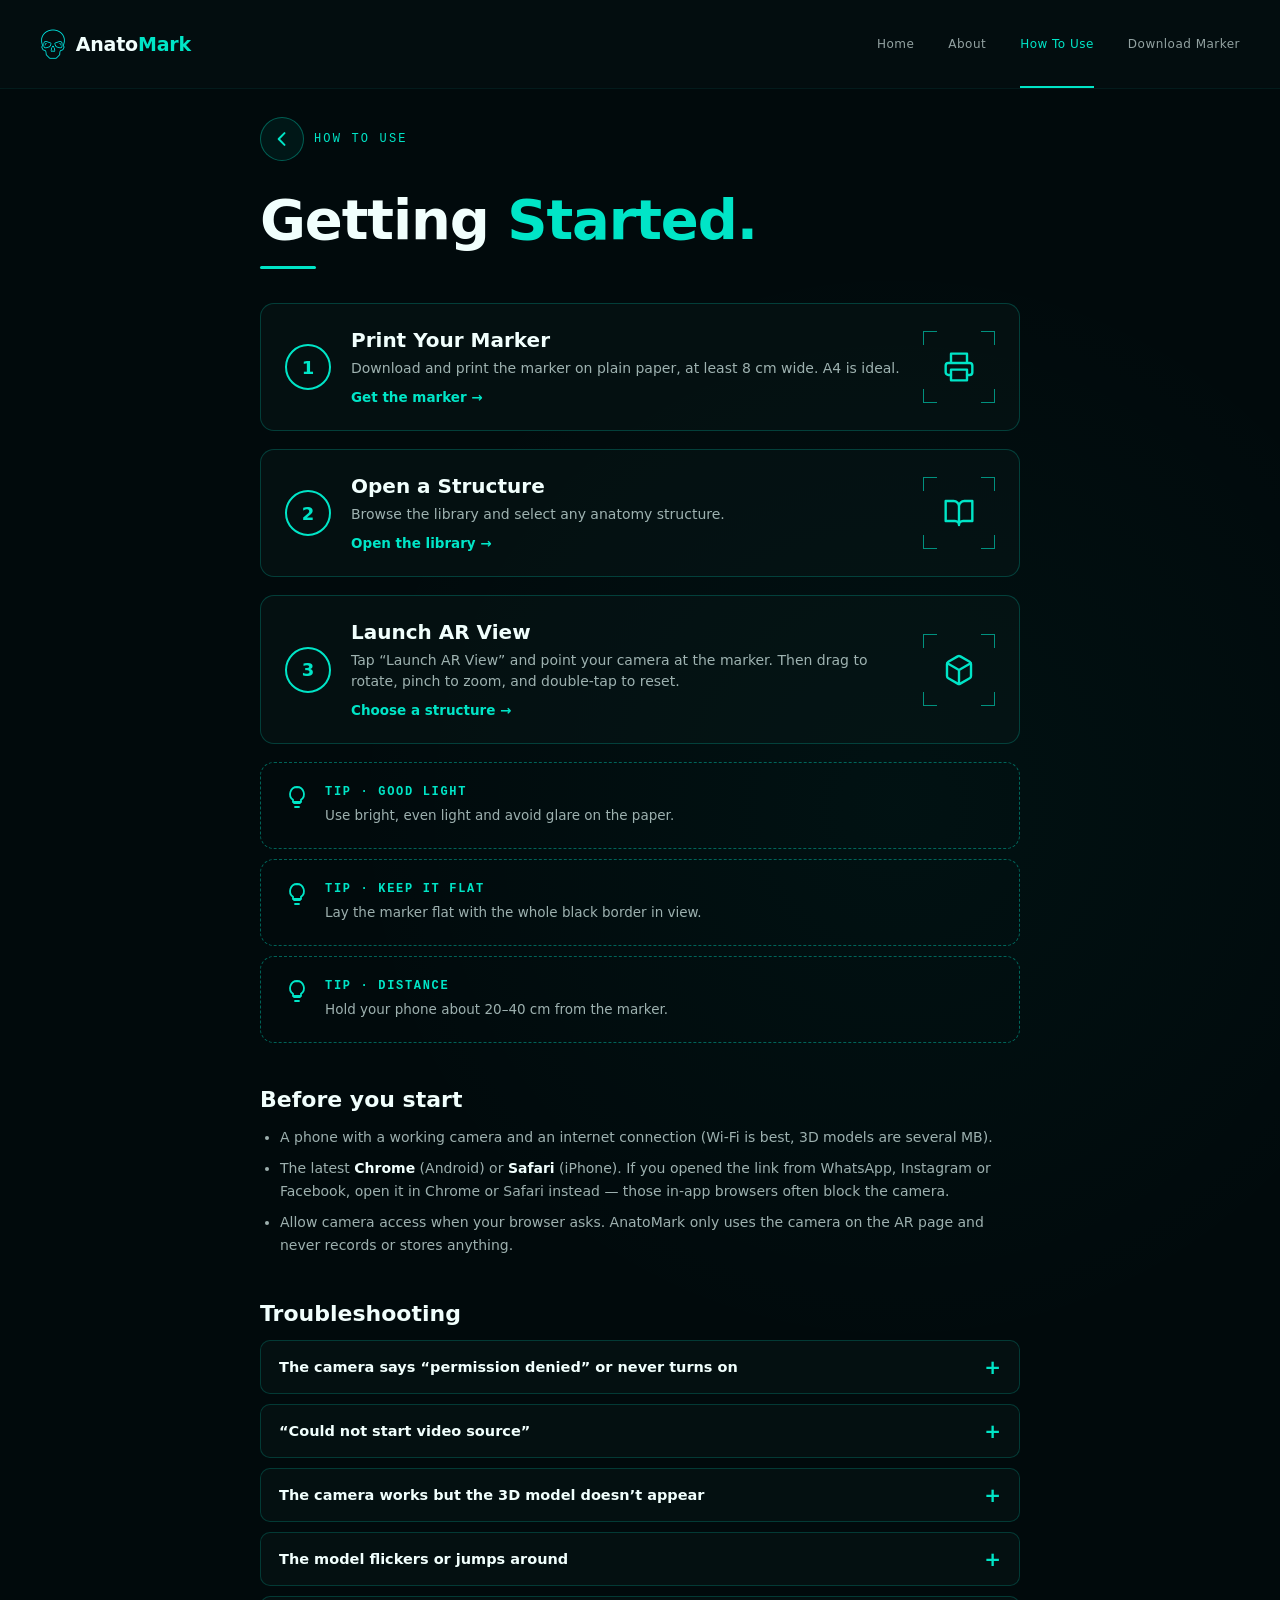
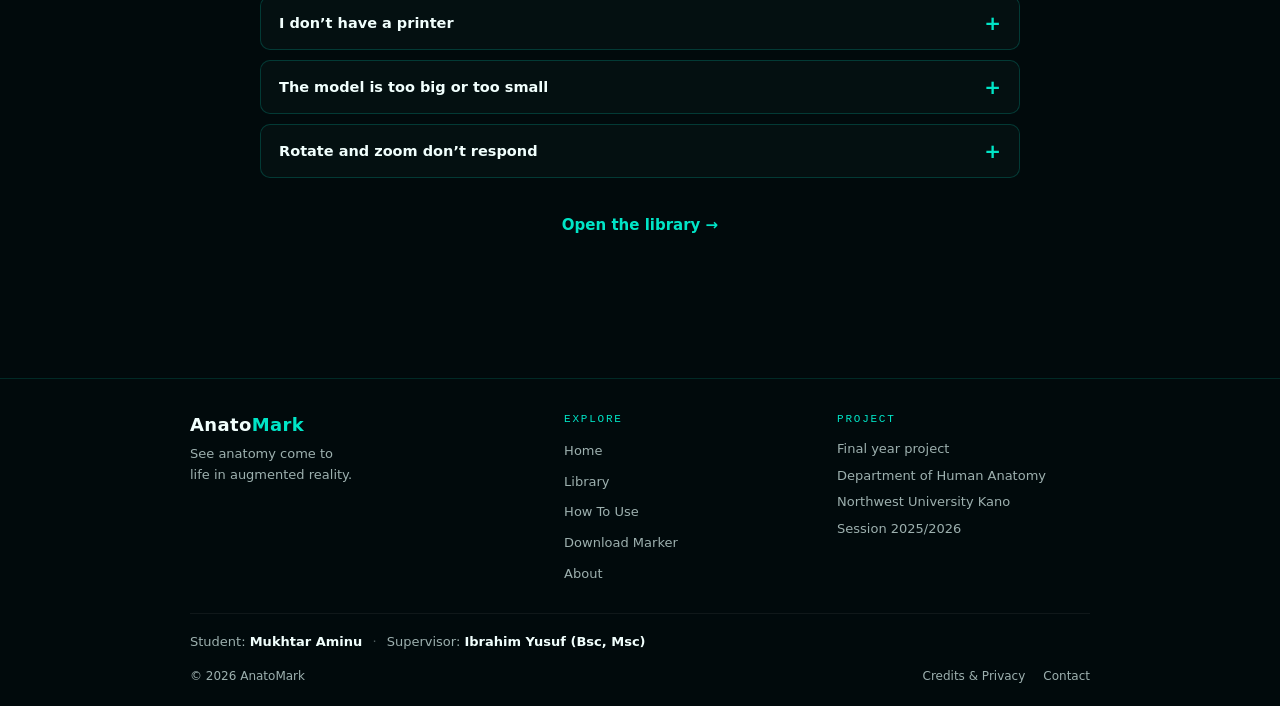
<file: pages/how-to-use.html>
<!doctype html>
<html lang="en">
  <head>
    <meta charset="UTF-8" />
    <meta name="viewport" content="width=device-width, initial-scale=1.0" />
    <link rel="icon" href="../assets/logo/favicon.ico" sizes="any" />
    <link rel="icon" type="image/png" sizes="48x48" href="../assets/logo/favicon-48.png" />
    <link rel="apple-touch-icon" href="../assets/logo/apple-touch-icon.png" />
    <meta name="theme-color" content="#010a0c" />
    <title>How To Use — AnatoMark</title>
    <meta name="description" content="How to use AnatoMark: print the marker, pick a structure and point your camera." />
    <meta property="og:type" content="website" />
    <meta property="og:site_name" content="AnatoMark" />
    <meta property="og:title" content="How To Use — AnatoMark" />
    <meta property="og:description" content="How to use AnatoMark: print the marker, pick a structure and point your camera." />
    <link rel="canonical" href="https://anatomark.com/pages/how-to-use.html" />
    <meta property="og:url" content="https://anatomark.com/pages/how-to-use.html" />
    <meta property="og:image" content="https://anatomark.com/assets/images/og-card.png" />
    <meta property="og:image:width" content="1200" />
    <meta property="og:image:height" content="630" />
    <meta property="og:image:alt" content="AnatoMark: a glowing 3D skull beside the words AnatoMark, augmented reality human anatomy" />
    <meta name="twitter:card" content="summary_large_image" />
    <meta name="twitter:title" content="How To Use — AnatoMark" />
    <meta name="twitter:description" content="How to use AnatoMark: print the marker, pick a structure and point your camera." />
    <meta name="twitter:image" content="https://anatomark.com/assets/images/og-card.png" />
    <link rel="stylesheet" href="../css/tokens.css?v=20261107r6" />
    <link rel="stylesheet" href="../css/nav.css?v=20261107r6" />
    <link rel="stylesheet" href="../css/footer.css?v=20261107r6" />
    <link rel="stylesheet" href="../css/how-to-use.css?v=20261107r6" />
    <link rel="stylesheet" href="../css/picker.css?v=20261107r6" />
  </head>
  <body>
    <header class="site-header">
      <div class="header-inner">
        <a href="../index.html" class="brand" aria-label="AnatoMark Home">
          <img src="../assets/logo/logo-mark.png" alt="" class="brand-logo" width="26" height="32" />
          <span class="brand-text">Anato<span>Mark</span></span>
        </a>
        <nav class="desktop-nav" aria-label="Main navigation">
          <a href="../index.html" class="nav-link">Home</a>
          <a href="about.html" class="nav-link">About</a>
          <a href="how-to-use.html" class="nav-link active">How To Use</a>
          <a href="download-marker.html" class="nav-link">Download Marker</a>
        </nav>
        <button type="button" class="mobile-menu-button" id="mobileMenuButton" aria-label="Open navigation menu" aria-expanded="false">
          <span></span><span></span><span></span>
        </button>
      </div>
      <nav class="mobile-nav" id="mobileNav" aria-label="Mobile navigation">
        <a href="../index.html" class="mobile-nav-link">Home</a>
        <a href="about.html" class="mobile-nav-link">About</a>
        <a href="how-to-use.html" class="mobile-nav-link active">How To Use</a>
        <a href="download-marker.html" class="mobile-nav-link">Download Marker</a>
      </nav>
    </header>

    <main class="howto-main">
      <div class="howto-crumb">
        <a href="../index.html" class="back-btn" aria-label="Back"><svg width="20" height="20" viewBox="0 0 24 24" fill="none" stroke="currentColor" stroke-width="2.4" stroke-linecap="round" stroke-linejoin="round" aria-hidden="true"><path d="M15 5l-7 7 7 7"/></svg></a>
        <span>HOW TO USE</span>
      </div>

      <h1>Getting <span>Started.</span></h1>
      <div class="howto-underline"></div>

      <div class="step-card">
        <span class="step-badge">1</span>
        <div class="step-body">
          <h3>Print Your Marker</h3>
          <p>Download and print the marker on plain paper, at least 8&nbsp;cm wide. A4 is ideal.</p>
          <a class="step-link" href="download-marker.html">Get the marker →</a>
        </div>
        <div class="step-icon">
          <span class="corner tl"></span><span class="corner tr"></span><span class="corner bl"></span><span class="corner br"></span>
          <svg viewBox="0 0 24 24" fill="none" stroke="currentColor" stroke-width="1.8" stroke-linecap="round" stroke-linejoin="round"><path d="M6 9V2h12v7M6 18H4a2 2 0 01-2-2v-5a2 2 0 012-2h16a2 2 0 012 2v5a2 2 0 01-2 2h-2"/><rect x="6" y="14" width="12" height="8"/></svg>
        </div>
      </div>

      <div class="step-card">
        <span class="step-badge">2</span>
        <div class="step-body">
          <h3>Open a Structure</h3>
          <p>Browse the library and select any anatomy structure.</p>
          <a class="step-link" href="library.html">Open the library →</a>
        </div>
        <div class="step-icon">
          <span class="corner tl"></span><span class="corner tr"></span><span class="corner bl"></span><span class="corner br"></span>
          <svg viewBox="0 0 24 24" fill="none" stroke="currentColor" stroke-width="1.8" stroke-linecap="round" stroke-linejoin="round"><path d="M2 3h6a4 4 0 014 4v14a3 3 0 00-3-3H2zM22 3h-6a4 4 0 00-4 4v14a3 3 0 013-3h7z"/></svg>
        </div>
      </div>

      <div class="step-card">
        <span class="step-badge">3</span>
        <div class="step-body">
          <h3>Launch AR View</h3>
          <p>Tap &ldquo;Launch AR View&rdquo; and point your camera at the marker. Then drag to rotate, pinch to zoom, and double-tap to reset.</p>
          <button type="button" class="step-link" id="openPickerBtn">Choose a structure →</button>
        </div>
        <div class="step-icon">
          <span class="corner tl"></span><span class="corner tr"></span><span class="corner bl"></span><span class="corner br"></span>
          <svg viewBox="0 0 24 24" fill="none" stroke="currentColor" stroke-width="1.8" stroke-linecap="round" stroke-linejoin="round"><path d="M21 16.5V7.5a2 2 0 00-1-1.73l-7-4a2 2 0 00-2 0l-7 4a2 2 0 00-1 1.73v9a2 2 0 001 1.73l7 4a2 2 0 002 0l7-4a2 2 0 001-1.73z"/><path d="M3.27 6.96L12 12l8.73-5.04M12 22.08V12"/></svg>
        </div>
      </div>

      <div class="tip-card">
        <span class="tip-icon">
          <svg width="24" height="24" viewBox="0 0 24 24" fill="none" stroke="currentColor" stroke-width="1.8" stroke-linecap="round" stroke-linejoin="round"><path d="M9 18h6M10 22h4M12 2a7 7 0 00-4 12.7V17h8v-2.3A7 7 0 0012 2z"/></svg>
        </span>
        <div class="tip-body">
          <h4>TIP · GOOD LIGHT</h4>
          <p>Use bright, even light and avoid glare on the paper.</p>
        </div>
      </div>

      <div class="tip-card">
        <span class="tip-icon">
          <svg width="24" height="24" viewBox="0 0 24 24" fill="none" stroke="currentColor" stroke-width="1.8" stroke-linecap="round" stroke-linejoin="round"><path d="M9 18h6M10 22h4M12 2a7 7 0 00-4 12.7V17h8v-2.3A7 7 0 0012 2z"/></svg>
        </span>
        <div class="tip-body">
          <h4>TIP · KEEP IT FLAT</h4>
          <p>Lay the marker flat with the whole black border in view.</p>
        </div>
      </div>

      <div class="tip-card">
        <span class="tip-icon">
          <svg width="24" height="24" viewBox="0 0 24 24" fill="none" stroke="currentColor" stroke-width="1.8" stroke-linecap="round" stroke-linejoin="round"><path d="M9 18h6M10 22h4M12 2a7 7 0 00-4 12.7V17h8v-2.3A7 7 0 0012 2z"/></svg>
        </span>
        <div class="tip-body">
          <h4>TIP · DISTANCE</h4>
          <p>Hold your phone about 20&ndash;40&nbsp;cm from the marker.</p>
        </div>
      </div>

      <h2 class="howto-subtitle">Before you start</h2>
      <ul class="howto-checklist">
        <li>A phone with a working camera and an internet connection (Wi-Fi is best, 3D models are several MB).</li>
        <li>The latest <strong>Chrome</strong> (Android) or <strong>Safari</strong> (iPhone). If you opened the link from WhatsApp, Instagram or Facebook, open it in Chrome or Safari instead &mdash; those in-app browsers often block the camera.</li>
        <li>Allow camera access when your browser asks. AnatoMark only uses the camera on the AR page and never records or stores anything.</li>
      </ul>

      <h2 class="howto-subtitle">Troubleshooting</h2>
      <div class="howto-faq">
        <details>
          <summary>The camera says &ldquo;permission denied&rdquo; or never turns on</summary>
          <p>Tap the lock or settings icon beside the web address, choose <em>Permissions</em> &rarr; <em>Camera</em> &rarr; <em>Allow</em>, then reload the page.</p>
        </details>
        <details>
          <summary>&ldquo;Could not start video source&rdquo;</summary>
          <p>Another app or browser tab is using the camera. Close video calls, camera apps and other tabs that used the camera, then reload. If it persists, restart your browser.</p>
        </details>
        <details>
          <summary>The camera works but the 3D model doesn&rsquo;t appear</summary>
          <p>Keep the whole marker, including its thick black border, inside the frame. Hold it flat, about 20&ndash;40&nbsp;cm away, in even light with no glare. A large model can take a few seconds to download first.</p>
        </details>
        <details>
          <summary>The model flickers or jumps around</summary>
          <p>The marker is partly hidden, creased, or reflecting light. Print it on plain (not glossy) paper and keep it flat on a table.</p>
        </details>
        <details>
          <summary>I don&rsquo;t have a printer</summary>
          <p>Open the marker page on a second screen (laptop or tablet), turn the brightness up, and point your phone at it. You can also have it printed at a nearby business centre or print shop.</p>
        </details>
        <details>
          <summary>The model is too big or too small</summary>
          <p>Move your phone a little closer or further away, or pinch to zoom. Double-tap the model (or press Reset) to return to the default size.</p>
        </details>
        <details>
          <summary>Rotate and zoom don&rsquo;t respond</summary>
          <p>Touch the model itself with one finger to rotate it, or two fingers to zoom. If the page scrolls instead, reload the AR view. Rotating works only while the marker is in view.</p>
        </details>
      </div>

      <p class="howto-cta"><a class="step-link" href="library.html">Open the library &rarr;</a></p>
    </main>

    <footer class="site-footer">
      <div class="footer-inner">
        <div class="footer-brandcol">
          <p class="footer-brand">Anato<span>Mark</span></p>
          <p class="footer-tag">See anatomy come to life in augmented reality.</p>
        </div>
        <nav class="footer-col" aria-label="Explore">
          <h2>Explore</h2>
          <a href="../index.html">Home</a>
          <a href="library.html">Library</a>
          <a href="how-to-use.html">How To Use</a>
          <a href="download-marker.html">Download Marker</a>
          <a href="about.html">About</a>
        </nav>
        <div class="footer-col">
          <h2>Project</h2>
          <span>Final year project</span>
          <span>Department of Human Anatomy</span>
          <span>Northwest University Kano</span>
          <span>Session 2025/2026</span>
        </div>
      </div>
      <p class="footer-credits">Student: <strong>Mukhtar Aminu</strong> <span class="footer-sep">&middot;</span> <span class="footer-line">Supervisor: <strong>Ibrahim Yusuf (Bsc, Msc)</strong></span></p>
      <div class="footer-bar">
        <span>&copy; 2026 AnatoMark</span>
        <span class="footer-links"><a href="credits.html">Credits &amp; Privacy</a><a href="about.html#contact">Contact</a></span>
      </div>
    </footer>

    <script src="../js/descriptions.js?v=20261107r6"></script>
    <script src="../js/structures-data.js?v=20261107r6"></script>
    <script src="../js/nav.js?v=20261107r6"></script>
    <script src="../js/picker.js?v=20261107r6"></script>
    <script src="../js/how-to-use.js?v=20261107r6"></script>
  <script src="../js/sw-register.js?v=20261107r6"></script>
</body>
</html>
</file>
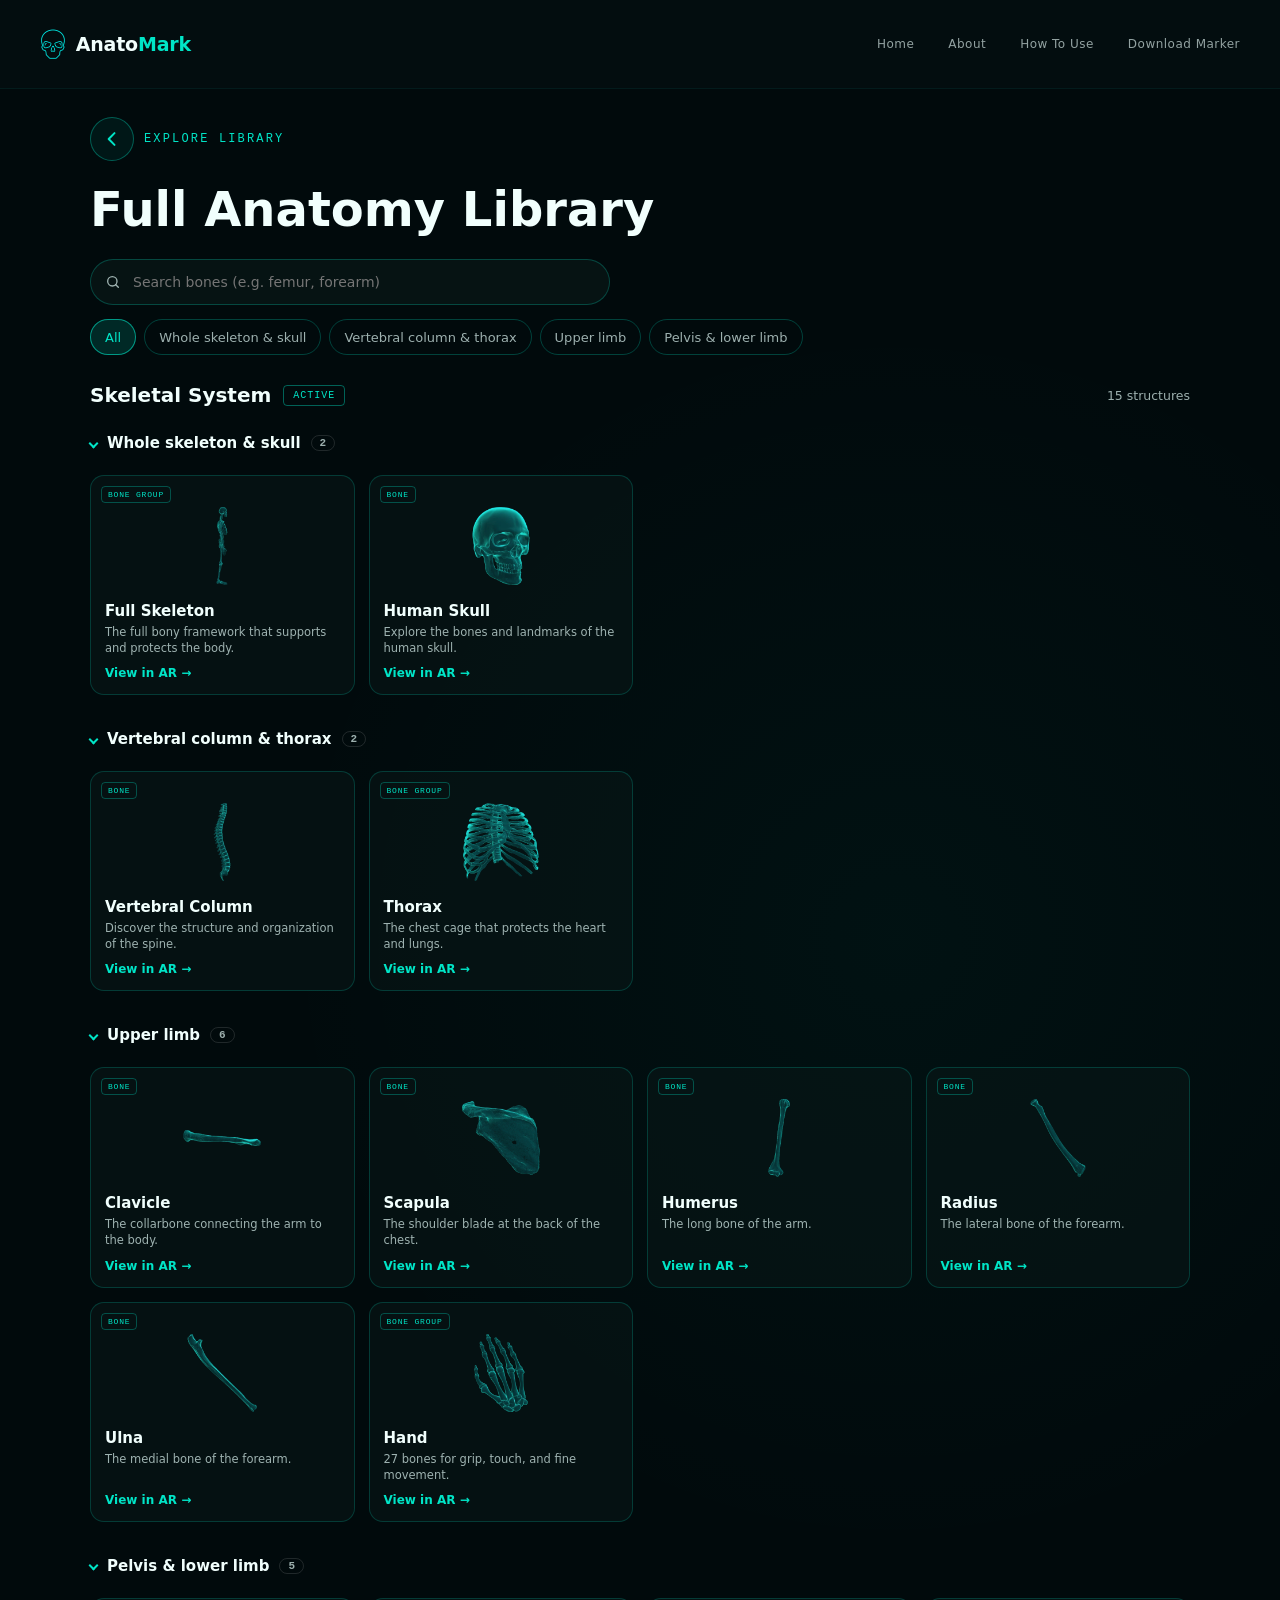
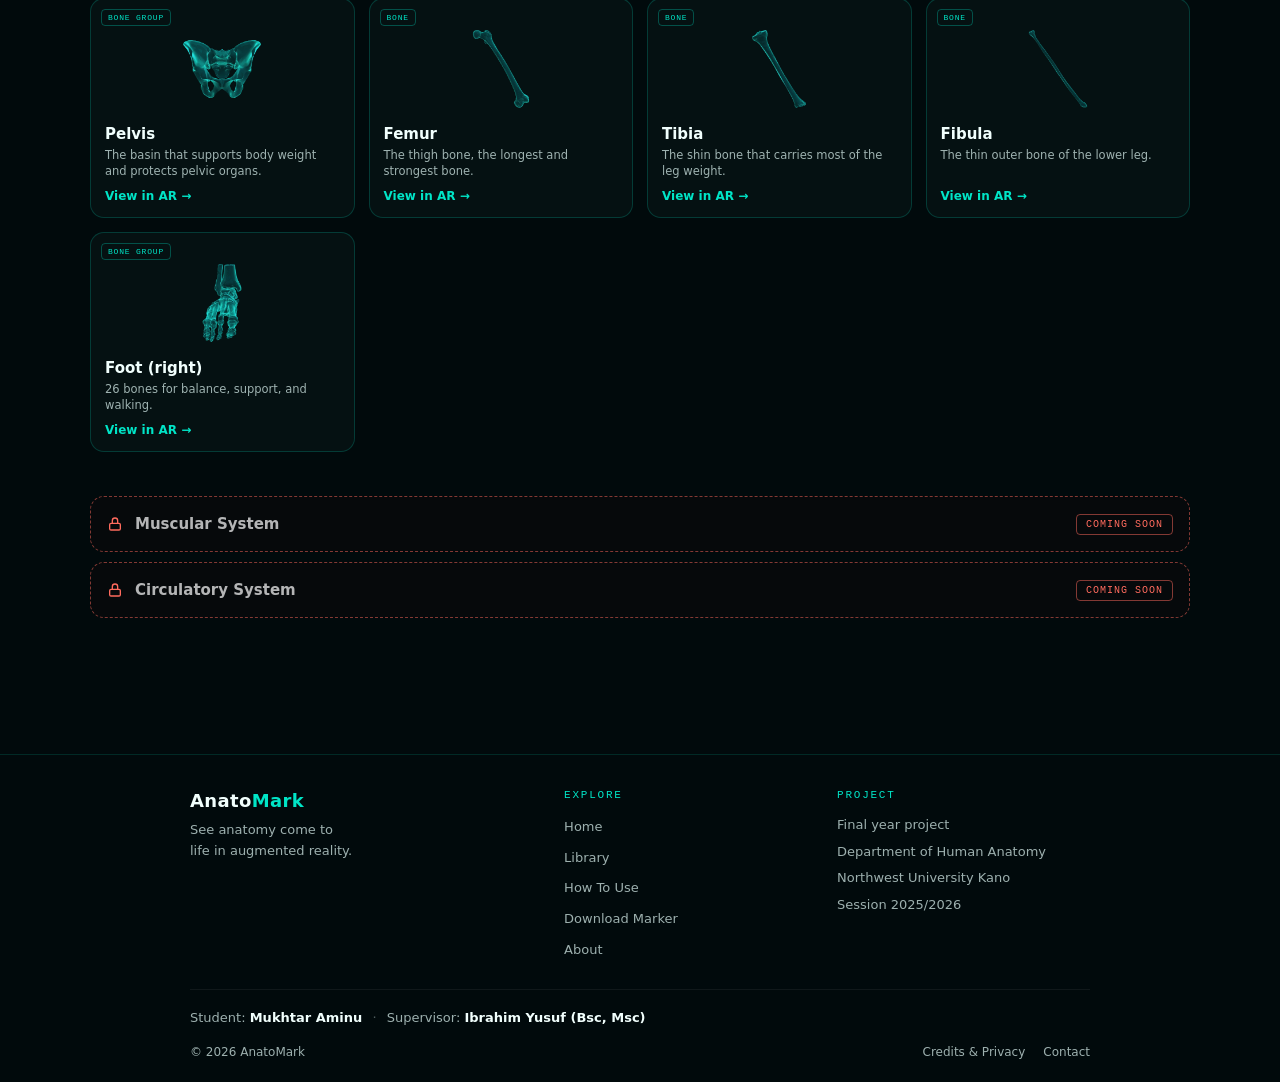
<file: pages/library.html>
<!doctype html>
<html lang="en">
  <head>
    <meta charset="UTF-8" />
    <meta name="viewport" content="width=device-width, initial-scale=1.0" />
    <link rel="icon" href="../assets/logo/favicon.ico" sizes="any" />
    <link rel="icon" type="image/png" sizes="48x48" href="../assets/logo/favicon-48.png" />
    <link rel="apple-touch-icon" href="../assets/logo/apple-touch-icon.png" />
    <meta name="theme-color" content="#010a0c" />
    <title>Explore Library — AnatoMark</title>
    <meta name="description" content="Browse the AnatoMark anatomy library and open any bone in augmented reality." />
    <meta property="og:type" content="website" />
    <meta property="og:site_name" content="AnatoMark" />
    <meta property="og:title" content="Explore Library — AnatoMark" />
    <meta property="og:description" content="Browse the AnatoMark anatomy library and open any bone in augmented reality." />
    <link rel="canonical" href="https://anatomark.com/pages/library.html" />
    <meta property="og:url" content="https://anatomark.com/pages/library.html" />
    <meta property="og:image" content="https://anatomark.com/assets/images/og-card.png" />
    <meta property="og:image:width" content="1200" />
    <meta property="og:image:height" content="630" />
    <meta property="og:image:alt" content="AnatoMark: a glowing 3D skull beside the words AnatoMark, augmented reality human anatomy" />
    <meta name="twitter:card" content="summary_large_image" />
    <meta name="twitter:title" content="Explore Library — AnatoMark" />
    <meta name="twitter:description" content="Browse the AnatoMark anatomy library and open any bone in augmented reality." />
    <meta name="twitter:image" content="https://anatomark.com/assets/images/og-card.png" />
    <link rel="stylesheet" href="../css/tokens.css?v=20261107r6" />
    <link rel="stylesheet" href="../css/nav.css?v=20261107r6" />
    <link rel="stylesheet" href="../css/footer.css?v=20261107r6" />
    <link rel="stylesheet" href="../css/library.css?v=20261107r6" />
  </head>
  <body>
    <header class="site-header">
      <div class="header-inner">
        <a href="../index.html" class="brand" aria-label="AnatoMark Home">
          <img src="../assets/logo/logo-mark.png" alt="" class="brand-logo" width="26" height="32" />
          <span class="brand-text">Anato<span>Mark</span></span>
        </a>
        <nav class="desktop-nav" aria-label="Main navigation">
          <a href="../index.html" class="nav-link">Home</a>
          <a href="about.html" class="nav-link">About</a>
          <a href="how-to-use.html" class="nav-link">How To Use</a>
          <a href="download-marker.html" class="nav-link">Download Marker</a>
        </nav>
        <button type="button" class="mobile-menu-button" id="mobileMenuButton" aria-label="Open navigation menu" aria-expanded="false">
          <span></span><span></span><span></span>
        </button>
      </div>
      <nav class="mobile-nav" id="mobileNav" aria-label="Mobile navigation">
        <a href="../index.html" class="mobile-nav-link">Home</a>
        <a href="about.html" class="mobile-nav-link">About</a>
        <a href="how-to-use.html" class="mobile-nav-link">How To Use</a>
        <a href="download-marker.html" class="mobile-nav-link">Download Marker</a>
      </nav>
    </header>

    <main class="library-main">
      <div class="library-crumb">
        <a href="../index.html" class="back-btn" aria-label="Back"><svg width="20" height="20" viewBox="0 0 24 24" fill="none" stroke="currentColor" stroke-width="2.4" stroke-linecap="round" stroke-linejoin="round" aria-hidden="true"><path d="M15 5l-7 7 7 7"/></svg></a>
        <span>EXPLORE LIBRARY</span>
      </div>
      <h1>Full Anatomy Library</h1>

      <div class="library-tools" id="libraryTools"></div>

      <div id="librarySections"></div>
    </main>

    <footer class="site-footer">
      <div class="footer-inner">
        <div class="footer-brandcol">
          <p class="footer-brand">Anato<span>Mark</span></p>
          <p class="footer-tag">See anatomy come to life in augmented reality.</p>
        </div>
        <nav class="footer-col" aria-label="Explore">
          <h2>Explore</h2>
          <a href="../index.html">Home</a>
          <a href="library.html">Library</a>
          <a href="how-to-use.html">How To Use</a>
          <a href="download-marker.html">Download Marker</a>
          <a href="about.html">About</a>
        </nav>
        <div class="footer-col">
          <h2>Project</h2>
          <span>Final year project</span>
          <span>Department of Human Anatomy</span>
          <span>Northwest University Kano</span>
          <span>Session 2025/2026</span>
        </div>
      </div>
      <p class="footer-credits">Student: <strong>Mukhtar Aminu</strong> <span class="footer-sep">&middot;</span> <span class="footer-line">Supervisor: <strong>Ibrahim Yusuf (Bsc, Msc)</strong></span></p>
      <div class="footer-bar">
        <span>&copy; 2026 AnatoMark</span>
        <span class="footer-links"><a href="credits.html">Credits &amp; Privacy</a><a href="about.html#contact">Contact</a></span>
      </div>
    </footer>

    <script src="../js/descriptions.js?v=20261107r6"></script>
    <script src="../js/structures-data.js?v=20261107r6"></script>
    <script src="../js/nav.js?v=20261107r6"></script>
    <script src="../js/library.js?v=20261107r6"></script>
  <script src="../js/sw-register.js?v=20261107r6"></script>
</body>
</html>
</file>
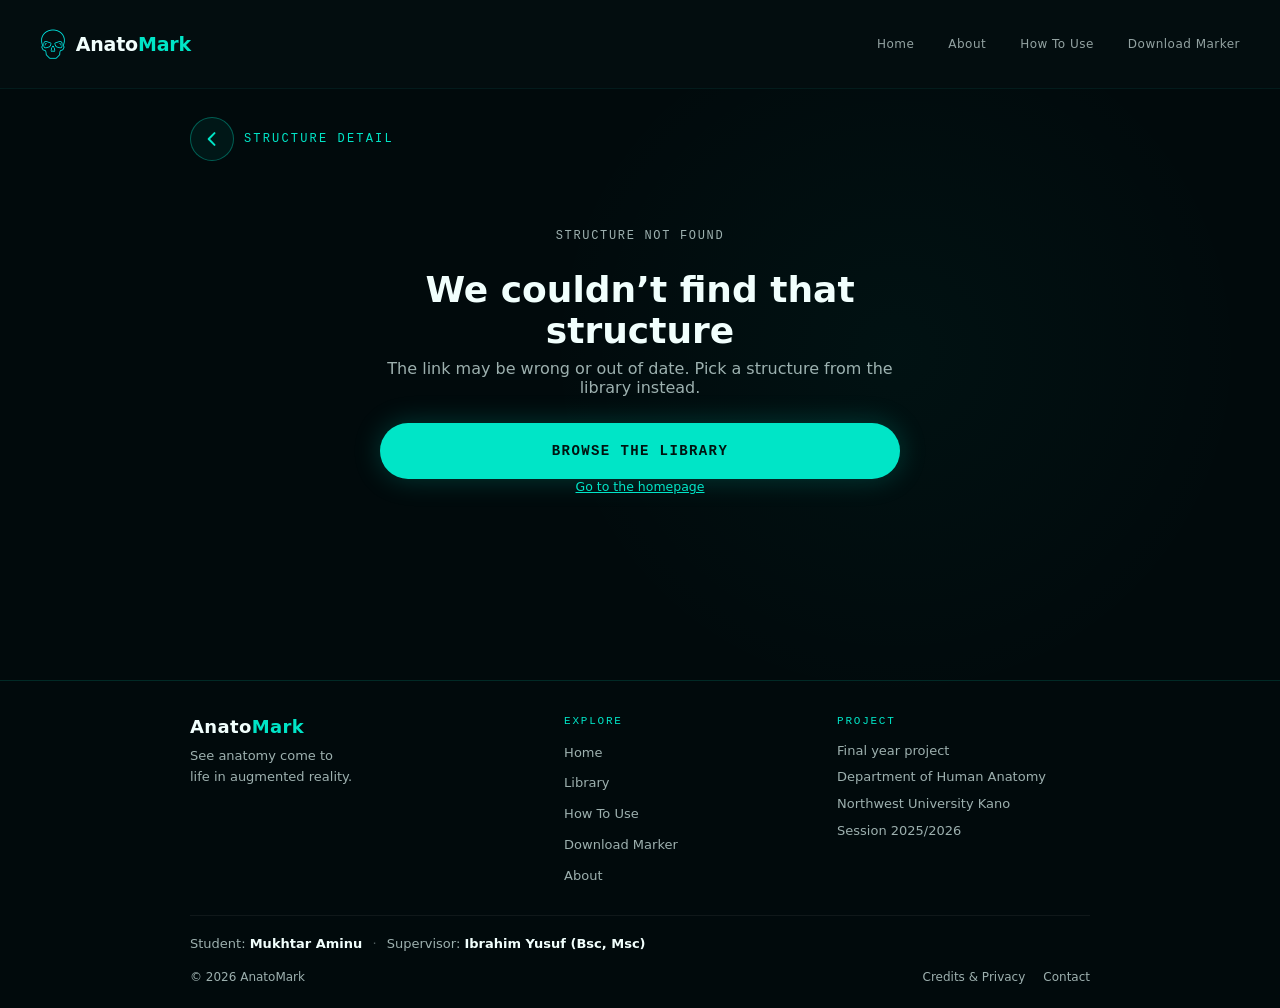
<file: pages/structure-detail.html>
<!doctype html>
<html lang="en">
  <head>
    <meta charset="UTF-8" />
    <meta name="viewport" content="width=device-width, initial-scale=1.0" />
    <link rel="icon" href="../assets/logo/favicon.ico" sizes="any" />
    <link rel="icon" type="image/png" sizes="48x48" href="../assets/logo/favicon-48.png" />
    <link rel="apple-touch-icon" href="../assets/logo/apple-touch-icon.png" />
    <meta name="theme-color" content="#010a0c" />
    <title>Structure Detail — AnatoMark</title>
    <meta name="description" content="Explore this structure in AnatoMark and launch it in augmented reality." />
    <meta property="og:type" content="website" />
    <meta property="og:site_name" content="AnatoMark" />
    <meta property="og:title" content="Structure Detail — AnatoMark" />
    <meta property="og:description" content="Explore this structure in AnatoMark and launch it in augmented reality." />
    <meta property="og:image" content="https://anatomark.com/assets/images/og-card.png" />
    <meta property="og:image:width" content="1200" />
    <meta property="og:image:height" content="630" />
    <meta property="og:image:alt" content="AnatoMark: a glowing 3D skull beside the words AnatoMark, augmented reality human anatomy" />
    <meta name="twitter:card" content="summary_large_image" />
    <meta name="twitter:title" content="Structure Detail — AnatoMark" />
    <meta name="twitter:description" content="Explore this structure in AnatoMark and launch it in augmented reality." />
    <meta name="twitter:image" content="https://anatomark.com/assets/images/og-card.png" />
    <link rel="stylesheet" href="../css/tokens.css?v=20261107r6" />
    <link rel="stylesheet" href="../css/nav.css?v=20261107r6" />
    <link rel="stylesheet" href="../css/footer.css?v=20261107r6" />
    <link rel="stylesheet" href="../css/structure-detail.css?v=20261107r6" />
  </head>
  <body>
    <header class="site-header">
      <div class="header-inner">
        <a href="../index.html" class="brand" aria-label="AnatoMark Home">
          <img src="../assets/logo/logo-mark.png" alt="" class="brand-logo" width="26" height="32" />
          <span class="brand-text">Anato<span>Mark</span></span>
        </a>
        <nav class="desktop-nav" aria-label="Main navigation">
          <a href="../index.html" class="nav-link">Home</a>
          <a href="about.html" class="nav-link">About</a>
          <a href="how-to-use.html" class="nav-link">How To Use</a>
          <a href="download-marker.html" class="nav-link">Download Marker</a>
        </nav>
        <button type="button" class="mobile-menu-button" id="mobileMenuButton" aria-label="Open navigation menu" aria-expanded="false">
          <span></span><span></span><span></span>
        </button>
      </div>
      <nav class="mobile-nav" id="mobileNav" aria-label="Mobile navigation">
        <a href="../index.html" class="mobile-nav-link">Home</a>
        <a href="about.html" class="mobile-nav-link">About</a>
        <a href="how-to-use.html" class="mobile-nav-link">How To Use</a>
        <a href="download-marker.html" class="mobile-nav-link">Download Marker</a>
      </nav>
    </header>

    <main class="detail-main" id="detailMain">
      <div class="detail-crumb">
        <a href="../index.html" id="detailBackLink" class="back-btn" aria-label="Back"><svg width="20" height="20" viewBox="0 0 24 24" fill="none" stroke="currentColor" stroke-width="2.4" stroke-linecap="round" stroke-linejoin="round" aria-hidden="true"><path d="M15 5l-7 7 7 7"/></svg></a>
        <span>STRUCTURE DETAIL</span>
      </div>

      <div class="detail-grid">
        <div>
          <div class="viewer-panel">
            <span class="viewer-corner tl"></span><span class="viewer-corner tr"></span>
            <span class="viewer-corner bl"></span><span class="viewer-corner br"></span>
            <button class="viewer-reset" id="viewerReset" aria-label="Reset rotation">
              <svg width="16" height="16" viewBox="0 0 24 24" fill="none" stroke="currentColor" stroke-width="2" stroke-linecap="round" stroke-linejoin="round"><path d="M21 12a9 9 0 11-3-6.7M21 3v6h-6"/></svg>
            </button>
            <div class="viewer-image-wrap" id="viewerImageWrap">
              <img id="detailImage" alt="" draggable="false" />
            </div>
            <div class="viewer-hint"><svg class="hint-hand" width="16" height="16" viewBox="0 0 24 24" fill="none" stroke="currentColor" stroke-width="1.8" stroke-linecap="round" stroke-linejoin="round" aria-hidden="true"><path d="M9 11V5a1.5 1.5 0 013 0v5m0-1.5a1.5 1.5 0 013 0V11m0-1a1.5 1.5 0 013 0v5a6 6 0 01-6 6h-1a6 6 0 01-5-2.7L4 14.5a1.5 1.5 0 012.4-1.8L9 15"/></svg> <span class="t">DRAG TO ROTATE · PINCH TO ZOOM</span></div>
            <p class="viewer-fallback-note" id="viewerNote" hidden></p>
          </div>
        </div>

        <div>
          <div class="detail-title-row">
            <h1 id="detailName">—</h1>
            <span class="detail-tag" id="detailTag">—</span>
          </div>

          <div class="detail-about">
            <h2>About This Structure</h2>
            <p id="detailAbout">—</p>
          </div>

          <div class="spec-table" id="specTable"></div>

          <a class="ar-launch-btn" id="arLaunchBtn" href="#">
            <span aria-hidden="true">⌗</span> Launch AR View
          </a>
          <p class="ar-caption">◇ Visualize this structure in augmented reality</p>
          <p class="model-credit" id="modelCredit" hidden></p>
        </div>
      </div>
    </main>

    <footer class="site-footer">
      <div class="footer-inner">
        <div class="footer-brandcol">
          <p class="footer-brand">Anato<span>Mark</span></p>
          <p class="footer-tag">See anatomy come to life in augmented reality.</p>
        </div>
        <nav class="footer-col" aria-label="Explore">
          <h2>Explore</h2>
          <a href="../index.html">Home</a>
          <a href="library.html">Library</a>
          <a href="how-to-use.html">How To Use</a>
          <a href="download-marker.html">Download Marker</a>
          <a href="about.html">About</a>
        </nav>
        <div class="footer-col">
          <h2>Project</h2>
          <span>Final year project</span>
          <span>Department of Human Anatomy</span>
          <span>Northwest University Kano</span>
          <span>Session 2025/2026</span>
        </div>
      </div>
      <p class="footer-credits">Student: <strong>Mukhtar Aminu</strong> <span class="footer-sep">&middot;</span> <span class="footer-line">Supervisor: <strong>Ibrahim Yusuf (Bsc, Msc)</strong></span></p>
      <div class="footer-bar">
        <span>&copy; 2026 AnatoMark</span>
        <span class="footer-links"><a href="credits.html">Credits &amp; Privacy</a><a href="about.html#contact">Contact</a></span>
      </div>
    </footer>

    <script>
      /* A-Frame is loaded here only to provide three.js (GLTFLoader etc.) for the 3D viewer.
         Same local-first, CDN-fallback rule as the AR page. */
      (function () {
        var l = { local: "../libs/aframe.min.js", cdn: "https://aframe.io/releases/1.5.0/aframe.min.js" };
        var ok = false;
        try { var x = new XMLHttpRequest(); x.open("HEAD", l.local, false); x.send();
          ok = x.status === 200 && /javascript/i.test(x.getResponseHeader("Content-Type") || ""); } catch (e) {}
        document.write('<script src="' + (ok ? l.local : l.cdn) + '"><\/script>');
        document.write('<script src="../js/draco-path.js?v=20261107r6"><\/script>');
      })();
    </script>
    <script src="../js/descriptions.js?v=20261107r6"></script>
    <script src="../js/structures-data.js?v=20261107r6"></script>
    <script src="../js/nav.js?v=20261107r6"></script>
    <script src="../js/bone-texture.js?v=20261107r6"></script>
    <script src="../js/ar-gestures.js?v=20261107r6"></script>
    <script src="../js/model-viewer3d.js?v=20261107r6"></script>
    <script src="../js/structure-detail.js?v=20261107r6"></script>
  <script src="../js/sw-register.js?v=20261107r6"></script>
</body>
</html>
</file>
<file: css/tokens.css>
/* =========================================================
   ANATOMARK DESIGN TOKENS
   ========================================================= */

:root {

  --color-bg: #050f11;

  --color-bg-deep: #010a0c;

  --color-card: #0b191a;

  --color-primary: #00e5c7;

  --color-white: #f1fffd;

  --color-text-muted:
    rgba(232, 255, 252, 0.68);

  --font-main:
    Inter,
    system-ui,
    -apple-system,
    BlinkMacSystemFont,
    "Segoe UI",
    sans-serif;

  --font-mono:
    "Courier New",
    monospace;

  /* Additive tokens — new pages only, nothing existing depends on these */
  --color-bone: #e8dcc8;
  --color-coral: #ff6b5e;
  --color-coral-dim: rgba(255, 107, 94, 0.5);

  --radius-lg: 14px;
  --radius-md: 10px;
  --radius-sm: 6px;

}


*,
*::before,
*::after {

  box-sizing: border-box;

}


html {

  margin: 0;

  padding: 0;

  background:
    var(--color-bg-deep);

  scroll-behavior: smooth;

}


body {

  margin: 0;

  padding: 0;

  min-width: 320px;

  background:
    radial-gradient(
      circle at 70% 35%,
      rgba(0, 229, 199, 0.035),
      transparent 32%
    ),
    var(--color-bg-deep);

  color:
    var(--color-white);

  font-family:
    var(--font-main);

  -webkit-font-smoothing:
    antialiased;

}


button,
input,
textarea,
select {

  font: inherit;

}


img {

  max-width: 100%;

}


a {

  color: inherit;

}

/* Respect the "reduce motion" accessibility setting on every page */
@media (prefers-reduced-motion: reduce) {
  *, *::before, *::after {
    animation-duration: 0.01ms !important;
    animation-iteration-count: 1 !important;
    transition-duration: 0.01ms !important;
    scroll-behavior: auto !important;
  }
}
</file>
<file: css/nav.css>
/* =========================================================
   ANATOMARK NAVIGATION
   ========================================================= */

.site-header {

  position: relative;

  z-index: 100;

  width: 100%;

  background:
    rgba(5, 15, 17, 0.78);

  border-bottom:
    1px solid
    rgba(0, 229, 199, 0.07);

  backdrop-filter:
    blur(18px);

  -webkit-backdrop-filter:
    blur(18px);

}


.header-inner {

  width:
    min(
      1400px,
      calc(100% - 80px)
    );

  height: 88px;

  margin: 0 auto;

  display: flex;

  align-items: center;

  justify-content: space-between;

}


/* =========================================================
   BRAND
   ========================================================= */

.brand {

  display: inline-flex;

  align-items: center;

  flex-shrink: 0;

  text-decoration: none;

}


.brand-logo {

  display: block;

  width: auto;

  height: 32px;

  width: auto;

  object-fit: contain;

}

.brand { gap: 10px; }

.brand-text {
  font-weight: 800;
  font-size: 19px;
  letter-spacing: -0.01em;
  color: var(--color-white, #fff);
}

.brand-text span { color: var(--color-primary); }


/* =========================================================
   DESKTOP NAVIGATION
   ========================================================= */

.desktop-nav {

  display: flex;

  align-items: center;

  justify-content: flex-end;

  gap: 34px;

}


.nav-link {

  position: relative;

  display: inline-flex;

  align-items: center;

  height: 88px;

  color:
    rgba(235, 255, 252, 0.62);

  font-size: 12px;

  font-weight: 500;

  letter-spacing: 0.04em;

  text-decoration: none;

  white-space: nowrap;

  transition:
    color 180ms ease;

}


.nav-link::after {

  content: "";

  position: absolute;

  left: 0;

  right: 0;

  bottom: 0;

  height: 2px;

  background: #00e5c7;

  transform:
    scaleX(0);

  transform-origin: center;

  transition:
    transform 180ms ease;

}


.nav-link:hover {

  color: #00e5c7;

}


.nav-link:hover::after {

  transform:
    scaleX(1);

}


.nav-link.active {

  color: #00e5c7;

}


.nav-link.active::after {

  transform:
    scaleX(1);

}


/* =========================================================
   MOBILE MENU BUTTON
   ========================================================= */

.mobile-menu-button {

  /*
   * Hidden by default.
   *
   * This guarantees it does NOT appear
   * on desktop.
   */

  display: none;

  width: 42px;

  height: 42px;

  padding: 0;

  border: 0;

  background: transparent;

  cursor: pointer;

  flex-direction: column;

  align-items: center;

  justify-content: center;

  gap: 5px;

}


.mobile-menu-button span {

  display: block;

  width: 22px;

  height: 1.5px;

  background: #00e5c7;

  transition:
    transform 180ms ease,
    opacity 180ms ease;

}


/* =========================================================
   MOBILE NAV
   ========================================================= */

.mobile-nav {

  /*
   * Hidden on desktop.
   */

  display: none;

}


/* =========================================================
   TABLET
   ========================================================= */

@media (max-width: 1050px) and (min-width: 768px) {

  .header-inner {

    width:
      calc(100% - 48px);

  }

  .desktop-nav {

    gap: 22px;

  }

  .nav-link {

    font-size: 11px;

  }

}
/* =========================================================
   MOBILE
   ========================================================= */

@media (max-width: 767px) {

  .header-inner {
    width: calc(100% - 32px);
    height: 68px;
  }


  .brand-logo { height: 28px; }
  .brand-text { font-size: 17px; }


  /* -----------------------------------------
     DESKTOP NAVIGATION
     ----------------------------------------- */

  .desktop-nav {
    display: none;
  }


  /* -----------------------------------------
     HAMBURGER
     ----------------------------------------- */

  .mobile-menu-button {
    display: flex;
  }


  /* -----------------------------------------
     MOBILE NAVIGATION
     
     CLOSED BY DEFAULT
     ----------------------------------------- */

  .mobile-nav {
    display: none;

    width: 100%;

    flex-direction: column;

    padding:
      8px 16px 18px;

    background:
      rgba(5, 15, 17, 0.97);

    border-top:
      1px solid
      rgba(0, 229, 199, 0.08);

    box-shadow:
      0 20px 40px
      rgba(0, 0, 0, 0.3);
  }


  /* -----------------------------------------
     OPEN STATE
     ----------------------------------------- */

  .mobile-nav.open {
    display: flex;
  }


  /* -----------------------------------------
     MOBILE LINKS
     ----------------------------------------- */

  .mobile-nav-link {

    display: block;

    padding:
      15px 8px;

    color:
      rgba(235, 255, 252, 0.7);

    font-size: 13px;

    text-decoration: none;

    border-bottom:
      1px solid
      rgba(0, 229, 199, 0.06);
  }


  .mobile-nav-link:last-child {
    border-bottom: 0;
  }


  .mobile-nav-link:hover,
  .mobile-nav-link.active {
    color: #00e5c7;
  }


  /* -----------------------------------------
     HAMBURGER → X
     ----------------------------------------- */

  .mobile-menu-button.active span:nth-child(1) {
    transform:
      translateY(6.5px)
      rotate(45deg);
  }


  .mobile-menu-button.active span:nth-child(2) {
    opacity: 0;
  }


  .mobile-menu-button.active span:nth-child(3) {
    transform:
      translateY(-6.5px)
      rotate(-45deg);
  }

}

/* =========================================================
   BACK BUTTON — one round button, arrow drawn as an SVG so it is
   exactly centred (a text arrow sits low and off-centre, and its
   size depends on the font). 44px is the minimum comfortable tap size.
   ========================================================= */
.back-btn {
  display: inline-flex; align-items: center; justify-content: center;
  flex: 0 0 auto; width: 44px; height: 44px; padding: 0;
  border-radius: 50%;
  border: 1px solid rgba(0, 229, 199, 0.35);
  background: rgba(0, 229, 199, 0.06);
  color: var(--color-primary);
  text-decoration: none; line-height: 0;
  transition: background 150ms ease, border-color 150ms ease;
}
.back-btn svg { display: block; }
.back-btn:hover { background: rgba(0, 229, 199, 0.14); border-color: rgba(0, 229, 199, 0.7); }
.back-btn:focus-visible { outline: 2px solid var(--color-primary); outline-offset: 3px; }
.about-crumb, .marker-crumb, .howto-crumb, .library-crumb, .detail-crumb { gap: 12px; align-items: center; }
</file>
<file: css/footer.css>
/* =========================================================
   ANATOMARK — SITE FOOTER (shared by every page except AR View)
   Phone: brand, two link columns, credits, bottom bar.
   Desktop: brand + two columns side by side.
   ========================================================= */
.site-footer {
  margin-top: 56px;
  padding: 32px 24px calc(env(safe-area-inset-bottom, 0px) + 20px);
  border-top: 1px solid rgba(0, 229, 199, 0.14);
  color: var(--color-text-muted);
  font-size: 13px;
  line-height: 1.6;
}
.footer-inner {
  display: grid;
  grid-template-columns: 1fr 1fr;
  gap: 26px 20px;
  max-width: 900px;
  margin: 0 auto;
}
.footer-brandcol { grid-column: 1 / -1; }
.site-footer p { margin: 0; }
.footer-brand { font-size: 18px; font-weight: 700; letter-spacing: 0.02em; color: var(--color-white); }
.footer-brand span { color: var(--color-primary); }
.footer-tag { margin-top: 4px !important; max-width: 34ch; text-wrap: balance; }
.footer-col { display: flex; flex-direction: column; gap: 6px; min-width: 0; }
.footer-col h2 {
  margin: 0 0 4px; color: var(--color-primary);
  font-family: var(--font-mono); font-size: 11px; font-weight: 500;
  letter-spacing: 0.16em; text-transform: uppercase;
}
.footer-col a, .footer-bar a { color: var(--color-text-muted); text-decoration: none; }
.footer-col a { padding: 2px 0; }
.footer-col a:hover, .footer-col a:focus-visible, .footer-bar a:hover, .footer-bar a:focus-visible { color: var(--color-primary); }
.footer-credits {
  max-width: 900px; margin: 26px auto 0 !important; padding-top: 18px;
  border-top: 1px solid rgba(255, 255, 255, 0.06);
  text-wrap: balance;
}
.site-footer strong { color: var(--color-white); font-weight: 600; }
.footer-sep { margin: 0 6px; opacity: 0.5; }
.footer-bar {
  max-width: 900px; margin: 14px auto 0;
  display: flex; justify-content: space-between; gap: 16px; flex-wrap: wrap;
  font-size: 12px;
}
.footer-links { display: flex; gap: 18px; }

@media (max-width: 480px) {
  .footer-sep { display: none; }
  .footer-line { display: block; }
}
@media (min-width: 760px) {
  .footer-inner { grid-template-columns: 1.4fr 1fr 1fr; }
  .footer-brandcol { grid-column: auto; }
  .footer-credits { text-align: left; }
}
.footer-build { opacity: 0.6; }
</file>
<file: css/homepage.css>
/* =========================================================
   ANATOMARK HOMEPAGE
   ========================================================= */


/* =========================================================
   PAGE
   ========================================================= */

body {
  overflow-x: hidden;
}


/* =========================================================
   HERO
   ========================================================= */

.hero {

  width: min(
    1400px,
    calc(100% - 80px)
  );

  min-height: calc(100svh - 88px);

  margin: 0 auto;

  display: grid;

  grid-template-columns:
    minmax(0, 0.88fr)
    minmax(0, 1.12fr);

  align-items: center;

  column-gap: 40px;

  padding:
    40px 0
    70px;

}


/* =========================================================
   HERO CONTENT
   ========================================================= */

.hero-content {

  position: relative;

  z-index: 5;

  min-width: 0;

  display: flex;

  flex-direction: column;

  align-items: flex-start;

}


.hero-eyebrow {

  margin: 0 0 18px;

  color: #00e5c7;

  font-family:
    "Courier New",
    monospace;

  font-size: 12px;

  font-weight: 600;

  letter-spacing: 0.2em;

  line-height: 1.4;

}


.hero-eyebrow span {

  opacity: 0.65;

}


.hero-title {

  margin: 0;

  color: #f1fffd;

  font-size:
    clamp(58px, 6.5vw, 102px);

  font-weight: 700;

  line-height: 0.92;

  letter-spacing: -0.055em;

}


.hero-title span {

  color: #00e5c7;

}


.hero-description {

  margin:
    26px 0
    32px;

  max-width: 470px;

  color:
    rgba(232, 255, 252, 0.72);

  font-size:
    clamp(16px, 1.4vw, 20px);

  line-height: 1.6;

}


.desktop-break {
  display: block;
}


/* =========================================================
   HERO BUTTONS
   ========================================================= */

.hero-actions {

  display: flex;

  align-items: center;

  flex-wrap: wrap;

  gap: 12px;

}


.hero-button {

  min-height: 52px;

  padding:
    0 21px;

  border-radius: 8px;

  display: inline-flex;

  align-items: center;

  justify-content: center;

  gap: 10px;

  font-family: inherit;

  font-size: 12px;

  font-weight: 700;

  letter-spacing: 0.08em;

  text-transform: uppercase;

  text-decoration: none;

  cursor: pointer;

  transition:
    transform 180ms ease,
    box-shadow 180ms ease,
    background 180ms ease,
    border-color 180ms ease;

}


.hero-button:hover {

  transform:
    translateY(-2px);

}


.hero-button-primary {

  color: #001411;

  background: #00e5c7;

  border:
    1px solid #00e5c7;

  box-shadow:
    0 0 24px
    rgba(0, 229, 199, 0.13);

}


.hero-button-primary:hover {

  box-shadow:
    0 0 34px
    rgba(0, 229, 199, 0.28);

}


.hero-button-secondary {

  color: #00e5c7;

  background:
    rgba(0, 229, 199, 0.025);

  border:
    1px solid
    rgba(0, 229, 199, 0.52);

}


.hero-button-secondary:hover {

  background:
    rgba(0, 229, 199, 0.075);

}


.button-icon {

  font-size: 17px;

  line-height: 1;

}


/* =========================================================
   HERO VISUAL
   ========================================================= */

.hero-visual {

  position: relative;

  min-width: 0;

  height:
    min(
      650px,
      calc(100svh - 120px)
    );

  display: flex;

  align-items: center;

  justify-content: center;

}


.scan-frame {

  position: relative;

  width:
    min(
      620px,
      100%
    );

  height:
    min(
      620px,
      100%
    );

  display: flex;

  align-items: center;

  justify-content: center;

}


/* =========================================================
   SKULL
   ========================================================= */

.hero-skull {

  position: relative;

  z-index: 2;

  display: block;

  width: auto;

  height:
    min(
      570px,
      88%
    );

  max-width: 88%;

  object-fit: contain;

  filter:
    drop-shadow(
      0 0 12px
      rgba(0, 229, 199, 0.25)
    )
    drop-shadow(
      0 0 55px
      rgba(0, 229, 199, 0.08)
    );

}


/* =========================================================
   SCAN FRAME
   ========================================================= */

.scan-corner {

  position: absolute;

  z-index: 4;

  width: 68px;

  height: 68px;

  border-color:
    rgba(0, 229, 199, 0.72);

  border-style: solid;

}


.scan-corner-top-left {

  top: 7%;

  left: 7%;

  border-width:
    2px 0 0 2px;

}


.scan-corner-top-right {

  top: 7%;

  right: 7%;

  border-width:
    2px 2px 0 0;

}


.scan-corner-bottom-left {

  bottom: 7%;

  left: 7%;

  border-width:
    0 0 2px 2px;

}


.scan-corner-bottom-right {

  bottom: 7%;

  right: 7%;

  border-width:
    0 2px 2px 0;

}


/* =========================================================
   SCAN LINE
   ========================================================= */

.scan-line {

  position: absolute;

  z-index: 5;

  left: 12%;

  right: 12%;

  top: 50%;

  height: 1px;

  background:
    rgba(0, 229, 199, 0.18);

  box-shadow:
    0 0 14px
    rgba(0, 229, 199, 0.2);

}


/* =========================================================
   STRUCTURES SECTION
   ========================================================= */

.structures-section {

  width:
    min(
      1400px,
      calc(100% - 80px)
    );

  margin:
    0 auto;

  padding:
    60px 0
    100px;

}


.section-heading {

  margin-bottom: 28px;

}


.section-eyebrow {

  margin: 0 0 8px;

  color: #00e5c7;

  font-family:
    "Courier New",
    monospace;

  font-size: 10px;

  letter-spacing: 0.18em;

}


.section-heading h2 {

  margin: 0;

  color: #effffc;

  font-size:
    clamp(28px, 3vw, 42px);

  line-height: 1.1;

}

/* =========================================================
   STRUCTURE GRID
   ========================================================= */

.structure-grid {

  display: grid;

  grid-template-columns:
    repeat(3, minmax(0, 1fr));

  gap: 18px;

}


/* =========================================================
   STRUCTURE CARD
   ========================================================= */

.structure-card {

  position: relative;

  min-width: 0;

  min-height: 210px;

  padding: 18px;

  display: grid;

  grid-template-columns:
    105px
    minmax(0, 1fr)
    42px;

  align-items: center;

  gap: 15px;

  overflow: hidden;

  border:
    1px solid
    rgba(0, 229, 199, 0.13);

  border-radius: 14px;

  background:
    rgba(10, 25, 25, 0.72);

  text-decoration: none;

  transition:
    transform 180ms ease,
    border-color 180ms ease,
    background 180ms ease;
}


.structure-card:hover {

  transform:
    translateY(-4px);

  border-color:
    rgba(0, 229, 199, 0.4);

  background:
    rgba(10, 30, 29, 0.9);
}


/* =========================================================
   STRUCTURE IMAGE
   ========================================================= */

.structure-image {

  position: relative;

  width: 105px;

  height: 150px;

  display: flex;

  align-items: center;

  justify-content: center;

  flex-shrink: 0;
}


.structure-image img {

  display: block;

  width: 100%;

  height: 100%;

  object-fit: contain;

  opacity: 0.78;
}


/* =========================================================
   STRUCTURE INFORMATION
   ========================================================= */

.structure-info {

  position: relative;

  z-index: 2;

  min-width: 0;

  width: auto;
}


.structure-meta {

  margin-bottom: 7px;
}


.structure-type {

  display: inline-flex;

  padding:
    4px 7px;

  border:
    1px solid
    rgba(0, 229, 199, 0.3);

  border-radius: 4px;

  color: #00e5c7;

  font-family:
    "Courier New",
    monospace;

  font-size: 8px;

  letter-spacing: 0.1em;
}


.structure-card h3 {

  margin:
    0 0 6px;

  color: #f0fffd;

  font-size: 18px;

  line-height: 1.2;
}


.structure-card p {

  margin: 0;

  color:
    rgba(232, 255, 252, 0.55);

  font-size: 11px;

  line-height: 1.5;
}


/* =========================================================
   STRUCTURE ARROW
   ========================================================= */

.structure-arrow {

  position: relative;

  right: auto;

  bottom: auto;

  z-index: 3;

  width: 38px;

  height: 38px;

  display: flex;

  align-items: center;

  justify-content: center;

  flex-shrink: 0;

  border:
    1px solid
    rgba(0, 229, 199, 0.4);

  border-radius: 50%;

  color: #00e5c7;

  font-size: 17px;

  transition:
    transform 180ms ease,
    background 180ms ease;
}


.structure-card:hover .structure-arrow {

  transform:
    translateX(3px);

  background:
    rgba(0, 229, 199, 0.08);
}

/* =========================================================
   TABLET
   ========================================================= */

@media (max-width: 1050px) {

  .hero {

    width:
      calc(100% - 48px);

    grid-template-columns:
      minmax(0, 0.9fr)
      minmax(0, 1.1fr);

    gap: 15px;

    padding:
      30px 0
      55px;

  }


  .hero-title {

    font-size:
      clamp(52px, 7vw, 76px);

  }


  .hero-description {

    font-size: 16px;

    margin:
      20px 0
      25px;

  }


  .hero-visual {

    height:
      min(
        540px,
        calc(100svh - 120px)
      );

  }


  .hero-skull {

    height: 85%;

  }


  .scan-corner {

    width: 52px;

    height: 52px;

  }


  .structures-section {

    width:
      calc(100% - 48px);

  }

}


/* =========================================================
   MOBILE
   ========================================================= */

@media (max-width: 767px) {

  .structure-grid {

    grid-template-columns: 1fr;

    gap: 12px;

  }


  .structure-card {

    min-height: 135px;

    padding: 14px;

    grid-template-columns:
      82px
      minmax(0, 1fr)
      38px;

    gap: 12px;

  }


  .structure-image {

    width: 82px;

    height: 105px;

  }


  .structure-image img {

    width: 100%;

    height: 100%;

  }


  .structure-card h3 {

    font-size: 17px;

  }


  .structure-card p {

    font-size: 10px;

    line-height: 1.45;

  }


  .structure-arrow {

    width: 34px;

    height: 34px;

    font-size: 15px;

  }

}


/* =========================================================
   SHORT MOBILE SCREENS
   ========================================================= */

@media (max-width: 767px) and (max-height: 700px) {


  .hero {

    padding:
      16px 0
      30px;

  }


  .hero-eyebrow {

    margin-bottom: 6px;

  }


  .hero-title {

    font-size:
      45px;

  }


  .hero-description {

    margin:
      9px auto
      11px;

    font-size:
      12px;

  }


  .hero-visual {

    height:
      175px;

    min-height:
      175px;

    max-height:
      175px;

  }


  .hero-skull {

    height:
      165px;

  }


  .scan-corner {

    width: 34px;

    height: 34px;

  }


  .hero-button {

    min-height:
      43px;

  }

}


/* =========================================================
   VERY NARROW PHONES
   ========================================================= */

@media (max-width: 380px) {

  .hero {

    width:
      calc(100% - 24px);

  }


  .hero-title {

    font-size:
      43px;

  }


  .hero-visual {

    height:
      180px;

  }


  .hero-skull {

    height:
      165px;

  }


  .structures-section {

    width:
      calc(100% - 24px);

  }

}

/* =========================================================
   FINAL MOBILE HERO OVERRIDE
   IMPORTANT: KEEP THIS AT THE VERY BOTTOM OF HOMEPAGE.CSS
   ========================================================= */

@media screen and (max-width: 767px) {

  /* Force the entire hero into ONE vertical column */
  section.hero {

    display: flex !important;

    flex-direction: column !important;

    align-items: center !important;

    justify-content: flex-start !important;

    width: calc(100% - 32px) !important;

    min-height: auto !important;

    height: auto !important;

    margin-left: auto !important;
    margin-right: auto !important;

    gap: 0 !important;

  }


  /* -----------------------------------------
     TEXT BLOCK
     ----------------------------------------- */

  /* .hero-content stops being its own box here — this lets its
     children (eyebrow, title, description, actions) become direct
     flex items of section.hero, each individually orderable below.
     Without this, "order" on .hero-content moves the WHOLE block
     (title + description + buttons) as one unit, which is what was
     pushing the buttons above the skull — order only reorders direct
     children, not nested descendants. */
  section.hero .hero-content {

    display: contents !important;

  }


  /* Eyebrow */

  section.hero .hero-eyebrow {

    display: block !important;

    width: 100% !important;

    margin:
      0 0 10px !important;

    text-align: center !important;

    order: 1 !important;

  }


  /* Title */

  section.hero .hero-title {

    display: block !important;

    width: 100% !important;

    margin: 0 !important;

    text-align: center !important;

    order: 1 !important;

  }


  /* Description */

  section.hero .hero-description {

    display: block !important;

    width: 100% !important;

    margin:
      14px auto 16px !important;

    text-align: center !important;

    order: 3 !important;

  }


  /* -----------------------------------------
     SKULL
     ----------------------------------------- */

  section.hero .hero-visual {

    width: 100% !important;

    height: 220px !important;

    min-height: 220px !important;

    max-height: 220px !important;

    margin: 0 !important;

    display: flex !important;

    align-items: center !important;

    justify-content: center !important;

    order: 2 !important;

  }


  section.hero .scan-frame {

    width: 100% !important;

    max-width: 320px !important;

    height: 100% !important;

    margin: 0 auto !important;

    display: flex !important;

    align-items: center !important;

    justify-content: center !important;

  }


  section.hero .hero-skull {

    display: block !important;

    width: auto !important;

    height: 200px !important;

    max-width: 80% !important;

    object-fit: contain !important;

    margin: 0 auto !important;

  }


  /* -----------------------------------------
     BUTTONS
     ----------------------------------------- */

  section.hero .hero-actions {

    width: 100% !important;

    display: flex !important;

    flex-direction: column !important;

    align-items: stretch !important;

    justify-content: flex-start !important;

    gap: 9px !important;

    margin: 0 !important;

    order: 4 !important;

  }


  section.hero .hero-button {

    width: 100% !important;

    display: flex !important;

    flex-direction: row !important;

    align-items: center !important;

    justify-content: center !important;

    min-height: 47px !important;

  }

}

/* =========================================================
   HERO MOTION (transparent skull)
   The skull is a cut-out PNG/WebP, so a soft glow, a gentle
   float and a slow sway can be applied without a box showing.
   ========================================================= */

.scan-frame { perspective: 900px; }

.hero-skull {
  animation:
    skull-float 6s ease-in-out infinite,
    skull-sway 9s ease-in-out infinite;
  transform-origin: 50% 55%;
  will-change: transform;
}

.scan-line {
  animation: scan-sweep 4.5s ease-in-out infinite;
}

@keyframes skull-float {
  0%, 100% { translate: 0 0; }
  50%      { translate: 0 -10px; }
}

@keyframes skull-sway {
  0%, 100% { transform: rotateY(-14deg); }
  50%      { transform: rotateY(14deg); }
}

@keyframes scan-sweep {
  0%   { top: 12%; opacity: 0; }
  15%  { opacity: 1; }
  85%  { opacity: 1; }
  100% { top: 88%; opacity: 0; }
}

@media (prefers-reduced-motion: reduce) {
  .hero-skull, .scan-line { animation: none; }
}

/* =========================================================
   HOW IT WORKS STRIP
   ========================================================= */

.how-strip {
  width: min(1400px, calc(100% - 80px));
  margin: 0 auto;
  padding: 40px 0 0;
}

.how-strip-grid {
  list-style: none;
  margin: 0;
  padding: 0;
  display: grid;
  grid-template-columns: repeat(3, 1fr);
  gap: 16px;
}

.how-strip-card {
  position: relative;
  padding: 22px 22px 22px 70px;
  border: 1px solid rgba(0, 229, 199, 0.18);
  border-radius: var(--radius-lg, 16px);
  background: rgba(7, 22, 25, 0.6);
}

.how-strip-num {
  position: absolute;
  left: 20px;
  top: 22px;
  width: 34px;
  height: 34px;
  border-radius: 50%;
  border: 1.5px solid var(--color-primary);
  color: var(--color-primary);
  display: flex;
  align-items: center;
  justify-content: center;
  font-family: var(--font-mono);
  font-weight: 700;
  font-size: 14px;
}

.how-strip-card h3 { margin: 0 0 6px; font-size: 16px; color: var(--color-white, #fff); }
.how-strip-card p { margin: 0; font-size: 13.5px; line-height: 1.5; color: var(--color-text-muted); }

.how-strip-link { margin: 16px 0 0; text-align: center; font-size: 14px; }
.how-strip-link a { color: var(--color-primary); text-decoration: none; font-weight: 600; }
.how-strip-link a:hover { text-decoration: underline; }

@media (max-width: 860px) {
  .how-strip { width: calc(100% - 32px); padding-top: 28px; }
  .how-strip-grid { grid-template-columns: 1fr; gap: 10px; }
  .how-strip-card { padding: 16px 16px 16px 62px; }
  .how-strip-num { top: 16px; left: 16px; }
}

/* photos with black backgrounds drop out against the dark cards */
.structure-image img { mix-blend-mode: screen; }

/* Tagline: three tones so the eye lands on the key words */
.hero-description .tg-see { color: #ffffff; font-weight: 700; }
.hero-description .tg-life { color: #00e5c7; font-weight: 700; }
.hero-description .tg-ar { color: rgba(232, 255, 252, 0.62); font-weight: 400; }
/* the longer caption must still fit on one line on a phone */
@media (max-width: 480px) {
  .hero-eyebrow, section.hero .hero-eyebrow { letter-spacing: 0.1em !important; font-size: 11px !important; }
}
</file>
<file: css/picker.css>
/* =========================================================
   ANATOMARK — STRUCTURE PICKER
   Shared overlay, injected on demand by js/picker.js.
   Mobile: bottom sheet. Desktop (>=768px): centered modal.
   ========================================================= */

.picker-scrim {
  position: fixed;
  inset: 0;
  z-index: 200;
  background: rgba(1, 6, 7, 0.68);
  backdrop-filter: blur(3px);
  opacity: 0;
  pointer-events: none;
  transition: opacity 220ms ease;
}
.picker-scrim.open { opacity: 1; pointer-events: auto; }

.picker-sheet {
  position: fixed;
  left: 0; right: 0; bottom: 0;
  z-index: 201;
  background: var(--color-bg-deep);
  border: 1px solid rgba(0, 229, 199, 0.18);
  border-bottom: none;
  border-radius: 20px 20px 0 0;
  padding: 14px 20px calc(env(safe-area-inset-bottom, 0px) + 24px);
  max-height: 85vh;
  overflow-y: auto;
  transform: translateY(100%);
  /* visibility removes the closed sheet from the Tab order and from screen
     readers; the delay lets the slide-out finish before it switches off. */
  visibility: hidden;
  transition: transform 260ms cubic-bezier(.2,.8,.2,1), visibility 0s linear 260ms;
  box-shadow: 0 -20px 60px rgba(0, 0, 0, 0.5);
}
.picker-sheet.open { transform: translateY(0); visibility: visible; transition-delay: 0s; }

.picker-handle {
  width: 36px; height: 4px;
  border-radius: 2px;
  background: rgba(255,255,255,0.18);
  margin: 4px auto 16px;
}

.picker-header {
  display: flex;
  align-items: flex-start;
  justify-content: space-between;
  gap: 12px;
  margin-bottom: 18px;
}
.picker-header h3 {
  margin: 0;
  color: var(--color-white);
  font-size: 22px;
  font-weight: 700;
  line-height: 1.25;
}
.picker-close {
  flex-shrink: 0;
  width: 34px; height: 34px;
  border-radius: 50%;
  border: 1px solid rgba(255,255,255,0.18);
  background: rgba(255,255,255,0.04);
  color: var(--color-white);
  display: flex; align-items: center; justify-content: center;
  cursor: pointer;
  font-size: 16px;
  line-height: 1;
}

.picker-list {
  display: flex;
  flex-direction: column;
  gap: 12px;
  margin-bottom: 18px;
}

.picker-row {
  display: flex;
  align-items: center;
  gap: 14px;
  padding: 10px 14px;
  border: 1px solid rgba(0, 229, 199, 0.28);
  border-radius: var(--radius-md);
  background: rgba(0, 229, 199, 0.04);
  text-decoration: none;
  cursor: pointer;
  transition: border-color 160ms ease, background 160ms ease;
}
.picker-row:hover {
  border-color: rgba(0, 229, 199, 0.6);
  background: rgba(0, 229, 199, 0.08);
}

.picker-row-thumb {
  width: 52px; height: 52px;
  flex-shrink: 0;
  display: flex; align-items: center; justify-content: center;
  overflow: hidden;
}
.picker-row-thumb img {
  width: 100%; height: 100%;
  object-fit: contain;
  opacity: 0.85;
}

.picker-row-body { flex: 1; min-width: 0; }
.picker-row-body .tag {
  display: inline-flex;
  padding: 3px 7px;
  border: 1px solid rgba(0, 229, 199, 0.3);
  border-radius: 4px;
  color: var(--color-primary);
  font-family: var(--font-mono);
  font-size: 8px;
  letter-spacing: 0.1em;
  margin-bottom: 5px;
}
.picker-row-body h4 {
  margin: 0;
  color: var(--color-white);
  font-size: 16px;
  font-weight: 700;
}

.picker-row-arrow {
  flex-shrink: 0;
  width: 36px; height: 36px;
  border-radius: 50%;
  border: 1px solid rgba(0, 229, 199, 0.4);
  color: var(--color-primary);
  display: flex; align-items: center; justify-content: center;
  font-size: 15px;
}

.picker-note {
  display: flex;
  align-items: center;
  justify-content: center;
  gap: 7px;
  color: var(--color-text-muted);
  font-size: 12.5px;
  text-align: center;
}

/* ---------------- Desktop: centered modal ---------------- */
@media (min-width: 768px) {
  .picker-sheet {
    left: 50%; right: auto; bottom: auto; top: 50%;
    transform: translate(-50%, -46%);
    width: min(720px, calc(100% - 48px));
    max-height: 80vh;
    border-radius: var(--radius-lg);
    border-bottom: 1px solid rgba(0, 229, 199, 0.18);
    padding: 28px 32px 32px;
  }
  .picker-sheet.open { transform: translate(-50%, -50%); }
  .picker-handle { display: none; }
  .picker-header h3 { font-size: 24px; }
  /* many bones: a wrapping grid inside the scrolling dialog */
  .picker-list {
    display: grid;
    grid-template-columns: repeat(4, minmax(0, 1fr));
    gap: 12px;
  }
  .picker-row {
    flex-direction: column;
    align-items: center;
    text-align: center;
    padding: 14px 10px;
    gap: 6px;
  }
  .picker-row-thumb { width: 64px; height: 64px; }
  .picker-row-arrow { display: none; }
}

.picker-row-thumb img { mix-blend-mode: screen; }
</file>
<file: css/about.css>
.about-main {
  width: min(1080px, calc(100% - 48px));
  margin: 0 auto;
  padding: 28px 0 80px;
}

.about-crumb {
  display: flex; align-items: center; gap: 10px;
  margin-bottom: 26px;
  color: var(--color-primary);
  font-family: var(--font-mono);
  font-size: 12px;
  letter-spacing: 0.18em;
}

.about-main h1 {
  margin: 0 0 18px;
  color: var(--color-white);
  font-size: clamp(32px, 4.5vw, 48px);
  font-weight: 700;
}
.about-main h1 span { color: var(--color-primary); }

.about-lead {
  color: rgba(232, 255, 252, 0.82);
  font-size: 15.5px;
  line-height: 1.7;
  margin: 0 0 16px;
}

.about-card {
  position: relative;
  border: 1px solid rgba(0, 229, 199, 0.22);
  border-radius: var(--radius-lg);
  overflow: hidden;
  margin: 0;
  padding: 14px;
}
.about-card .corner { position: absolute; width: 16px; height: 16px; border: 1.6px solid var(--color-primary); opacity: 0.6; z-index: 2; }
.about-card .tl { top: 5px; left: 5px; border-right: none; border-bottom: none; }
.about-card .br { bottom: 5px; right: 5px; border-left: none; border-top: none; }

.about-row {
  display: flex; align-items: center; justify-content: space-between; gap: 16px;
  padding: 13px 14px;
  font-size: 13.5px;
}
/* dividers come from row spacing, so removing any row never leaves a gap or a double line */
.about-row + .about-row { border-top: 1px solid rgba(255,255,255,0.06); }
.about-row .k { color: var(--color-primary); font-family: var(--font-mono); letter-spacing: 0.08em; text-transform: uppercase; font-size: 11px; }
.about-row .v { color: var(--color-white); font-weight: 500; }
.about-row .v.placeholder { color: var(--color-text-muted); font-style: italic; }

.about-section-title {
  color: var(--color-white);
  font-size: 19px;
  font-weight: 700;
  margin: 30px 0 10px;
}

.about-report-link {
  display: inline-flex; align-items: center; gap: 7px;
  color: var(--color-primary);
  font-size: 14px;
  text-decoration: none;
  margin-top: 14px;
}


/* ---- contact ---- */
#contact { scroll-margin-top: 90px; }
.contact-list { margin-top: 14px; }
.contact-btns { display: flex; flex-direction: column; gap: 12px; }
.contact-btn {
  display: flex; align-items: center; justify-content: center; gap: 10px;
  min-height: 52px; padding: 0 20px;
  border: 1px solid rgba(0, 229, 199, 0.4); border-radius: 999px;
  background: transparent; color: var(--color-primary);
  font-weight: 600; font-size: 14.5px; text-decoration: none;
  transition: transform 160ms ease, border-color 160ms ease, box-shadow 160ms ease;
}
.contact-btn.is-primary { background: var(--color-primary); color: #001411; border-color: var(--color-primary); }
a.contact-btn:hover, a.contact-btn:focus-visible { transform: translateY(-1px); box-shadow: 0 0 22px rgba(0, 229, 199, 0.22); }
.contact-ico { display: flex; flex-shrink: 0; }
.contact-btn.is-pending { background: none; border: 1px dashed rgba(0, 229, 199, 0.2); color: var(--color-text-muted); cursor: default; }
.contact-btn small { font-family: var(--font-mono); font-size: 10.5px; letter-spacing: 0.1em; text-transform: uppercase; opacity: 0.8; }
.contact-email { display: flex; align-items: center; justify-content: space-between; gap: 12px; margin-top: 14px; padding: 8px 8px 8px 16px; border: 1px solid rgba(0, 229, 199, 0.18); border-radius: var(--radius-md); }
.contact-email-text { min-width: 0; overflow-wrap: anywhere; font-size: 14px; color: var(--color-white); user-select: all; }
.contact-copy { flex-shrink: 0; min-height: 40px; padding: 0 16px; border-radius: 999px; border: 1px solid rgba(0, 229, 199, 0.4); background: none; color: var(--color-primary); font-family: var(--font-mono); font-size: 11.5px; letter-spacing: 0.08em; text-transform: uppercase; cursor: pointer; }
.contact-note { margin: 12px 0 0; color: var(--color-text-muted); font-size: 12.5px; }
@media (min-width: 640px) { .contact-btns { flex-direction: row; } .contact-btn { flex: 1; } }


/* ---------- layout ---------- */
.about-layout { display: grid; grid-template-columns: minmax(0, 1fr); gap: 0; }
.about-side { margin: 6px 0 4px; }
.about-text > .about-section-title:first-child { margin-top: 30px; }

@media (min-width: 900px) {
  .about-layout {
    grid-template-columns: minmax(0, 1fr) 340px;
    grid-template-areas: "intro side" "text side";
    column-gap: 56px; align-items: start;
  }
  .about-intro { grid-area: intro; max-width: 720px; }
  .about-text  { grid-area: text;  max-width: 720px; }
  .about-side  { grid-area: side; margin: 4px 0 0; position: sticky; top: 100px; }
  .about-row { flex-direction: column; align-items: flex-start; gap: 4px; }
}

/* ---------- aim ---------- */
.about-objectives-title { margin: 18px 0 8px; color: var(--color-primary); font-family: var(--font-mono); font-size: 11px; letter-spacing: 0.14em; text-transform: uppercase; }
.about-objectives { margin: 0 0 16px; padding-left: 22px; color: rgba(232, 255, 252, 0.82); font-size: 15px; line-height: 1.65; }
.about-objectives li { margin-bottom: 8px; padding-left: 4px; }
.about-objectives li::marker { color: var(--color-primary); font-family: var(--font-mono); font-weight: 700; }

/* ---------- feature cards ---------- */
.about-features { display: grid; grid-template-columns: repeat(2, 1fr); gap: 12px; margin: 14px 0 6px; }
.about-feature { display: flex; gap: 12px; padding: 16px; border: 1px solid rgba(0, 229, 199, 0.18); border-radius: var(--radius-lg); background: rgba(7, 22, 25, 0.6); }
.about-feature svg { flex-shrink: 0; width: 22px; height: 22px; margin-top: 2px; color: var(--color-primary); }
.about-feature h3 { margin: 0 0 4px; font-size: 14.5px; color: var(--color-white); }
.about-feature p { margin: 0; font-size: 13px; line-height: 1.5; color: var(--color-text-muted); }
@media (max-width: 560px) { .about-features { grid-template-columns: 1fr; } }

/* ---------- tags ---------- */
.about-tags { list-style: none; display: flex; flex-wrap: wrap; gap: 8px; margin: 10px 0 0; padding: 0; }
.about-tags li { font-family: var(--font-mono); font-size: 12px; letter-spacing: 0.06em; color: var(--color-primary); border: 1px solid rgba(0, 229, 199, 0.35); padding: 6px 12px; border-radius: 999px; }
</file>
<file: css/ar-view.css>
html, body {
  margin: 0; padding: 0;
  width: 100%; height: 100%;
  overflow: hidden;
  /* Must stay transparent: AR.js puts the camera <video> behind the page
     (negative z-index). A solid html/body background paints over it and
     the camera feed looks black. */
  background: transparent;
}
* { box-sizing: border-box; -webkit-tap-highlight-color: transparent; }

/* AR.js resizes <body> to match the camera picture (cropped to cover the phone) and the 3D scene
   must simply fill that body, so its shape matches the camera's. Do NOT pin the scene to the viewport
   (position: fixed / inset: 0): that makes the 3D layer a different shape from the camera's picture
   and squashes every model sideways. */
#arScene { position: relative; width: 100%; height: 100%; }
/* the page must not pan / pinch-zoom itself: our gestures own the touches */
html, body, #arScene, #arScene canvas { touch-action: none; -webkit-user-select: none; user-select: none; }

/* ---------------- top bar ---------------- */
.ar-topbar {
  position: fixed; top: 0; left: 0; right: 0; z-index: 30;
  display: flex; align-items: center; justify-content: space-between;
  padding: calc(env(safe-area-inset-top, 0px) + 14px) 16px 14px;
  background: linear-gradient(to bottom, rgba(1,10,12,0.85), transparent);
  pointer-events: none;
}
.ar-topbar > * { pointer-events: auto; }

.ar-back-btn {
  display: flex; align-items: center; justify-content: center; gap: 6px;
  background: rgba(7,22,25,0.72);
  border: 1px solid rgba(0,229,199,0.25);
  backdrop-filter: blur(10px);
  color: var(--color-white);
  height: 44px; padding: 0 18px 0 12px; line-height: 1;
  border-radius: 999px;
  font-size: 14px; font-weight: 500;
  cursor: pointer;
}
.ar-back-btn svg { display: block; flex: 0 0 auto; }

.ar-structure-tag {
  font-family: var(--font-mono);
  font-size: 12px; letter-spacing: 0.08em; text-transform: uppercase;
  color: var(--color-primary);
  background: rgba(7,22,25,0.72);
  border: 1px solid rgba(0,229,199,0.25);
  backdrop-filter: blur(10px);
  padding: 9px 14px;
  border-radius: 999px;
}

/* ---------------- scan overlay ---------------- */
.ar-scan-overlay {
  position: fixed; inset: 0; z-index: 20;
  display: flex; flex-direction: column; align-items: center; justify-content: center;
  gap: 22px; pointer-events: none;
  background: rgba(1,10,12,0.3);
  transition: opacity 0.4s ease;
}
.ar-scan-overlay.hidden { opacity: 0; }
.ar-scan-ring {
  width: 200px; height: 200px; border-radius: 22px;
  border: 2px dashed rgba(0,229,199,0.55);
  animation: ar-pulse 2.2s ease-in-out infinite;
}
@keyframes ar-pulse {
  0%, 100% { border-color: rgba(0,229,199,0.35); transform: scale(1); }
  50% { border-color: rgba(0,229,199,0.85); transform: scale(1.03); }
}
.ar-scan-copy {
  text-align: center; background: rgba(7,22,25,0.78);
  border: 1px solid rgba(0,229,199,0.25); backdrop-filter: blur(10px);
  padding: 12px 20px; border-radius: var(--radius-lg); max-width: 78vw;
}
.ar-scan-copy .headline { font-size: 15px; font-weight: 700; margin: 0 0 4px; color: var(--color-white); }
.ar-scan-copy .sub { font-size: 12.5px; color: var(--color-text-muted); margin: 0; }

/* ---------------- hint bar ---------------- */
.ar-hint-bar {
  position: fixed; left: 0; right: 0; bottom: calc(env(safe-area-inset-bottom,0px) + 88px);
  z-index: 15; display: flex; justify-content: center; pointer-events: none;
  opacity: 0; transition: opacity 0.3s ease;
}
.ar-hint-pill {
  font-size: 12px; color: var(--color-text-muted);
  background: rgba(7,22,25,0.72); border: 1px solid rgba(0,229,199,0.25);
  backdrop-filter: blur(10px); padding: 8px 16px; border-radius: 999px;
}

/* ---------------- info sheet ---------------- */
#infoSheet {
  position: fixed; left: 0; right: 0; bottom: 0; z-index: 40;
  background: rgba(7,22,25,0.88);
  border-top: 1px solid rgba(0,229,199,0.25);
  backdrop-filter: blur(16px);
  border-radius: 20px 20px 0 0;
  padding: 16px 20px calc(env(safe-area-inset-bottom,0px) + 22px);
  transform: translateY(100%);
  transition: transform 0.3s cubic-bezier(.2,.8,.2,1);
}
#infoSheet.open { transform: translateY(0); }
.sheet-handle { width: 36px; height: 4px; border-radius: 2px; background: rgba(255,255,255,0.2); margin: 0 auto 12px; }
.sheet-header { display: flex; align-items: flex-start; justify-content: space-between; gap: 12px; }
.sheet-title { font-size: 18px; font-weight: 700; margin: 0; color: var(--color-white); }
.sheet-tag {
  display: inline-block; margin-top: 6px;
  font-family: var(--font-mono); font-size: 10px; letter-spacing: 0.08em;
  color: var(--color-primary); border: 1px solid rgba(0,229,199,0.35);
  padding: 3px 8px; border-radius: 4px;
}
.sheet-close { background: rgba(255,255,255,0.08); border: none; color: var(--color-white); width: 30px; height: 30px; border-radius: 50%; font-size: 15px; cursor: pointer; flex-shrink: 0; }
.sheet-desc { font-size: 13.5px; line-height: 1.55; color: var(--color-text-muted); margin: 10px 0 0; }

/* ---------------- fatal / missing-model state ---------------- */
#fatalError {
  position: fixed; inset: 0; z-index: 100; background: var(--color-bg-deep);
  display: none; flex-direction: column; align-items: center; justify-content: center;
  gap: 14px; padding: 32px; text-align: center;
}
#fatalError.show { display: flex; }
#fatalError .icon {
  width: 56px; height: 56px; border-radius: 50%;
  border: 1.6px dashed rgba(0,229,199,0.5);
  display: flex; align-items: center; justify-content: center;
  color: var(--color-primary);
}
#fatalError h2 { margin: 0; font-size: 20px; color: var(--color-white); }
#fatalError p { color: var(--color-text-muted); max-width: 46ch; margin: 0; font-size: 14px; line-height: 1.55; }
#fatalError code {
  font-family: var(--font-mono); font-size: 12.5px; color: var(--color-primary);
  background: rgba(0,229,199,0.08); padding: 2px 6px; border-radius: 4px;
}
#fatalError a {
  display: inline-flex; align-items: center; gap: 7px;
  color: #001411; background: var(--color-primary);
  padding: 12px 20px; border-radius: 999px;
  font-weight: 700; font-size: 13.5px; text-decoration: none; margin-top: 6px;
}

/* ---------------- loading pill + camera banner ---------------- */
.ar-loading, .ar-cam-banner {
  position: fixed; left: 0; right: 0; margin: 0 auto;
  width: max-content; max-width: min(calc(100% - 24px), 420px);
  z-index: 25; display: none; align-items: center; gap: 10px;
  font-size: 12.5px; line-height: 1.4; color: var(--color-white);
  background: rgba(7,22,25,0.82); border: 1px solid rgba(0,229,199,0.3);
  backdrop-filter: blur(10px); padding: 10px 16px; border-radius: 999px;
}
.ar-loading { top: calc(env(safe-area-inset-top,0px) + 76px); }
.ar-loading.show { display: flex; }
.ar-cam-banner { top: calc(env(safe-area-inset-top,0px) + 76px); border-radius: var(--radius-lg); }
.ar-cam-banner.show { display: flex; }
.ar-cam-banner button {
  flex-shrink: 0; background: var(--color-primary); color: #001411; border: none;
  font-weight: 700; font-size: 12px; padding: 7px 12px; border-radius: 999px; cursor: pointer;
}
.ar-spinner {
  flex-shrink: 0; width: 16px; height: 16px; border-radius: 50%;
  border: 2px solid rgba(0,229,199,0.25); border-top-color: var(--color-primary);
  animation: ar-spin 0.9s linear infinite;
}
@keyframes ar-spin { to { transform: rotate(360deg); } }

#fatalRetry {
  display: inline-flex; align-items: center; gap: 7px;
  color: #001411; background: var(--color-primary); border: none;
  padding: 12px 20px; border-radius: 999px; cursor: pointer;
  font: inherit; font-weight: 700; font-size: 13.5px; margin-top: 6px;
}
#fatalRetry[hidden] { display: none; }
/* when "Try again" is shown, the Back link becomes the quiet secondary action */
#fatalRetry:not([hidden]) + a {
  background: none; color: var(--color-primary); border: 1px solid rgba(0,229,199,0.4); margin-top: 0;
}

/* ---------------- bottom controls ---------------- */
.ar-controls {
  position: fixed; left: 0; right: 0; z-index: 35;
  bottom: calc(env(safe-area-inset-bottom, 0px) + 18px);
  display: flex; justify-content: center; gap: 14px; pointer-events: none;
}
.ar-controls > * { pointer-events: auto; }
.ar-ctl {
  width: 52px; height: 52px; border-radius: 50%;
  display: flex; align-items: center; justify-content: center;
  background: rgba(7,22,25,0.78); color: var(--color-white);
  border: 1px solid rgba(0,229,199,0.3); backdrop-filter: blur(10px);
  cursor: pointer;
}
.ar-ctl:active { transform: scale(0.94); }
.ar-ctl:focus-visible { outline: 2px solid var(--color-primary); outline-offset: 2px; }
.ar-ctl:disabled { opacity: 0.4; cursor: default; }
#contrastBtn[aria-pressed="true"] { color: var(--color-primary); border-color: rgba(0,229,199,0.6); }
#captureBtn { color: var(--color-primary); border-color: rgba(0,229,199,0.6); }
.ar-structure-tag small { opacity: 0.65; margin-left: 6px; font-size: 10.5px; }

.ar-toast {
  position: fixed; left: 50%; bottom: calc(env(safe-area-inset-bottom,0px) + 150px); z-index: 45;
  transform: translate(-50%, 10px); opacity: 0; pointer-events: none;
  background: rgba(7,22,25,0.9); border: 1px solid rgba(0,229,199,0.35);
  color: var(--color-white); font-size: 13px; padding: 9px 16px; border-radius: 999px;
  transition: opacity 0.2s ease, transform 0.2s ease; max-width: calc(100% - 32px); text-align: center;
}
.ar-toast.show { opacity: 1; transform: translate(-50%, 0); }
.ar-flash { position: fixed; inset: 0; z-index: 50; background: #fff; opacity: 0; pointer-events: none; }
.ar-flash.go { animation: ar-flash 0.25s ease-out; }
@keyframes ar-flash { from { opacity: 0.75; } to { opacity: 0; } }
@media (prefers-reduced-motion: reduce) { .ar-flash.go { animation: none; } }
</file>
<file: css/credits.css>
.credits-body { max-width: 760px; }
.credit-list { margin: 8px 0 16px; padding-left: 20px; color: rgba(232, 255, 252, 0.82); font-size: 14.5px; line-height: 1.65; }
.credit-list li { margin-bottom: 8px; padding-left: 2px; overflow-wrap: anywhere; }
.credit-list li::marker { color: var(--color-primary); }
.credit-list a, .licence-table a { color: var(--color-primary); }
.credit-list strong { color: var(--color-white); font-weight: 600; }
.credit-flag { display: inline-block; margin-left: 6px; padding: 1px 8px; border: 1px solid rgba(255, 190, 90, 0.5); border-radius: 999px; color: #ffcf8a; font-size: 11.5px; }
.table-wrap { overflow-x: auto; border: 1px solid rgba(0, 229, 199, 0.18); border-radius: var(--radius-md); }
.licence-table { width: 100%; border-collapse: collapse; font-size: 13.5px; }
.licence-table th { text-align: left; padding: 10px 14px; color: var(--color-primary); font-family: var(--font-mono); font-size: 11px; letter-spacing: 0.1em; text-transform: uppercase; }
.licence-table td { padding: 12px 14px; vertical-align: top; color: rgba(232, 255, 252, 0.82); border-top: 1px solid rgba(255, 255, 255, 0.06); }
.licence-table td:first-child { white-space: nowrap; }
</file>
<file: css/download-marker.css>
.marker-main {
  width: min(560px, calc(100% - 48px));
  margin: 0 auto;
  padding: 28px 0 80px;
  text-align: center;
}

.marker-crumb {
  display: flex; align-items: center; justify-content: flex-start; gap: 10px;
  margin-bottom: 26px;
  color: var(--color-primary);
  font-family: var(--font-mono);
  font-size: 12px;
  letter-spacing: 0.18em;
  text-align: left;
}

.marker-main h1 {
  margin: 0 0 10px;
  color: var(--color-white);
  font-size: clamp(30px, 4vw, 42px);
  font-weight: 700;
  text-align: left;
}
.marker-sub {
  color: var(--color-text-muted);
  font-size: 14.5px;
  margin: 0 0 28px;
  text-align: left;
}

.marker-preview {
  position: relative;
  max-width: 280px;
  aspect-ratio: 1 / 1;
  margin: 0 auto 22px;
  border: 1px solid rgba(0, 229, 199, 0.25);
  border-radius: var(--radius-lg);
  background: rgba(10, 25, 25, 0.5);
  display: flex; align-items: center; justify-content: center;
  padding: 20px;
}
.marker-preview img { width: 100%; height: 100%; object-fit: contain; border-radius: 6px; }
.marker-preview .corner { position: absolute; width: 18px; height: 18px; border: 1.6px solid var(--color-primary); opacity: 0.7; }
.marker-preview .tl { top: 10px; left: 10px; border-right: none; border-bottom: none; }
.marker-preview .tr { top: 10px; right: 10px; border-left: none; border-bottom: none; }
.marker-preview .bl { bottom: 10px; left: 10px; border-right: none; border-top: none; }
.marker-preview .br { bottom: 10px; right: 10px; border-left: none; border-top: none; }

.marker-meta {
  display: flex; flex-direction: column; gap: 6px;
  margin-bottom: 22px;
  text-align: left;
}
.marker-meta-row { display: flex; gap: 8px; font-size: 12.5px; color: var(--color-text-muted); }
.marker-meta-row .k { font-family: var(--font-mono); text-transform: uppercase; letter-spacing: 0.06em; }
.marker-meta-row .v { color: var(--color-white); }

.marker-btn {
  display: flex; align-items: center; justify-content: center; gap: 9px;
  width: 100%; min-height: 54px;
  border-radius: 999px;
  font-family: var(--font-mono);
  font-weight: 700;
  font-size: 13.5px;
  letter-spacing: 0.08em;
  text-transform: uppercase;
  text-decoration: none;
  cursor: pointer;
  margin-bottom: 12px;
  transition: transform 160ms ease;
}
.marker-btn:hover { transform: translateY(-2px); }
.marker-btn.primary { background: var(--color-primary); color: #001411; border: none; box-shadow: 0 0 24px rgba(0,229,199,0.22); }
.marker-btn.secondary { background: rgba(0,229,199,0.03); color: var(--color-primary); border: 1px solid rgba(0,229,199,0.4); }

.marker-note {
  display: flex; align-items: flex-start; gap: 8px;
  color: var(--color-text-muted);
  font-size: 12px;
  line-height: 1.5;
  margin-top: 16px;
  text-align: left;
}


.marker-error {
  margin: 0 0 14px; padding: 14px;
  border: 1px solid rgba(255, 107, 94, 0.5); border-radius: var(--radius-md);
  color: var(--color-coral); font-size: 13px; text-align: left;
}
.marker-error p { margin: 0 0 10px; }
.marker-error .marker-btn { margin-bottom: 0; min-height: 44px; }
.marker-btn[hidden], .marker-error[hidden] { display: none; }
.marker-print-caption { display: none; }

.marker-free { margin: 0 0 22px; color: var(--color-text-muted); font-size: 13px; text-align: center; }

.size-guide {
  margin: 8px 0 0; padding: 16px; text-align: left;
  border: 1px dashed rgba(0,229,199,0.3); border-radius: var(--radius-lg);
}
.size-guide h2 { margin: 0 0 12px; font-size: 15px; color: var(--color-white); }
.size-guide-body { display: flex; gap: 18px; align-items: flex-start; }
.size-figure { margin: 0; flex-shrink: 0; text-align: center; color: var(--color-primary); }
.size-figure figcaption { margin-top: 6px; font-family: var(--font-mono); font-size: 10.5px; letter-spacing: 0.04em; line-height: 1.45; color: var(--color-text-muted); }
.size-rules { margin: 0; padding-left: 18px; color: var(--color-text-muted); font-size: 13px; line-height: 1.55; }
.size-rules li + li { margin-top: 6px; }

@media (max-width: 480px) {
  .size-guide-body { flex-direction: column; align-items: center; }
}

/* desktop: marker on the left, actions + guide on the right */
@media (min-width: 900px) {
  .marker-main { width: min(980px, calc(100% - 64px)); }
  .marker-layout { display: grid; grid-template-columns: 340px 1fr; gap: 40px; align-items: start; }
  .marker-preview { max-width: 340px; }
}


/* Printing: only the marker, large, on white */
@media print {
  html, body { background: #fff !important; color: #000 !important; }
  .site-header, .site-footer, .marker-crumb, .marker-main h1, .marker-sub, .marker-meta,
  .marker-btn, #printingTipsPanel, .marker-note, .marker-error, .marker-free, .size-guide, .marker-col-right, .marker-preview .corner { display: none !important; }
  .marker-main { width: auto; padding: 0; }
  .marker-preview { max-width: none; width: 14cm; aspect-ratio: auto; border: none; background: none; padding: 0; margin: 2cm auto 0; display: block; }
  .marker-preview img { width: 100%; height: auto; border-radius: 0; }
  .marker-print-caption { display: block; margin-top: 12px; text-align: center; font: 12px/1.4 sans-serif; color: #000; }
}

.marker-btn small { font-family: var(--font-mono); font-size: 10.5px; letter-spacing: 0.08em; opacity: 0.75; margin-left: 4px; }
.marker-btn.primary[hidden] { display: none; }
.marker-pdf-note { margin: 0 0 18px; color: var(--color-text-muted); font-size: 12.5px; text-wrap: balance; }
@media print { .marker-pdf-note { display: none !important; } }
</file>
<file: css/how-to-use.css>
.howto-main {
  width: min(760px, calc(100% - 48px));
  margin: 0 auto;
  padding: 28px 0 80px;
}

.howto-crumb {
  display: flex;
  align-items: center;
  gap: 10px;
  margin-bottom: 26px;
  color: var(--color-primary);
  font-family: var(--font-mono);
  font-size: 12px;
  letter-spacing: 0.18em;
}

.howto-main h1 {
  margin: 0 0 14px;
  color: var(--color-white);
  font-size: clamp(36px, 5vw, 56px);
  font-weight: 700;
  letter-spacing: -0.02em;
}
.howto-main h1 span { color: var(--color-primary); }

.howto-underline {
  width: 56px;
  height: 3px;
  background: var(--color-primary);
  border-radius: 2px;
  margin-bottom: 34px;
}

.step-card {
  display: flex;
  align-items: center;
  gap: 20px;
  border: 1px solid rgba(0, 229, 199, 0.22);
  border-radius: var(--radius-lg);
  padding: 24px;
  margin-bottom: 18px;
  background: rgba(10, 25, 25, 0.4);
}

.step-badge {
  flex-shrink: 0;
  width: 46px; height: 46px;
  border-radius: 50%;
  border: 2px solid var(--color-primary);
  color: var(--color-primary);
  display: flex; align-items: center; justify-content: center;
  font-size: 18px; font-weight: 700;
}

.step-body { flex: 1; min-width: 0; }
.step-body h3 {
  margin: 0 0 6px;
  color: var(--color-white);
  font-size: 20px;
  font-weight: 700;
}
.step-body p {
  margin: 0;
  color: var(--color-text-muted);
  font-size: 14px;
  line-height: 1.5;
}

.step-icon {
  flex-shrink: 0;
  position: relative;
  width: 72px; height: 72px;
  display: flex; align-items: center; justify-content: center;
}
.step-icon svg { width: 32px; height: 32px; color: var(--color-primary); }
.step-icon .corner { position: absolute; width: 14px; height: 14px; border: 1.6px solid var(--color-primary); opacity: 0.6; }
.step-icon .tl { top: 0; left: 0; border-right: none; border-bottom: none; }
.step-icon .tr { top: 0; right: 0; border-left: none; border-bottom: none; }
.step-icon .bl { bottom: 0; left: 0; border-right: none; border-top: none; }
.step-icon .br { bottom: 0; right: 0; border-left: none; border-top: none; }

.tip-card {
  display: flex;
  align-items: flex-start;
  gap: 16px;
  border: 1px dashed rgba(0, 229, 199, 0.4);
  border-radius: var(--radius-lg);
  padding: 22px 24px;
  margin-top: 10px;
}
.tip-icon { flex-shrink: 0; color: var(--color-primary); }
.tip-body h4 {
  margin: 0 0 6px;
  color: var(--color-primary);
  font-family: var(--font-mono);
  font-size: 12px;
  letter-spacing: 0.14em;
}
.tip-body p { margin: 0; color: var(--color-text-muted); font-size: 13.5px; line-height: 1.55; }

@media (max-width: 600px) {
  .step-card { flex-direction: row; padding: 18px; gap: 14px; }
  .step-icon { width: 56px; height: 56px; }
  .step-icon svg { width: 26px; height: 26px; }
  .step-body h3 { font-size: 17px; }
}

/* ---- step action links ---- */
.step-link {
  display: inline-block;
  margin-top: 10px;
  padding: 0;
  background: none;
  border: none;
  color: var(--color-primary);
  font: inherit;
  font-size: 13.5px;
  font-weight: 600;
  text-decoration: none;
  cursor: pointer;
}
.step-link:hover, .step-link:focus-visible { text-decoration: underline; }

/* ---- before you start + troubleshooting ---- */
.howto-subtitle {
  margin: 44px 0 14px;
  color: var(--color-white);
  font-size: 22px;
  font-weight: 700;
}
.howto-checklist {
  margin: 0; padding-left: 20px;
  color: var(--color-text-muted);
  font-size: 14px; line-height: 1.65;
}
.howto-checklist li { margin-bottom: 8px; }
.howto-checklist strong { color: var(--color-white); }

.howto-faq details {
  border: 1px solid rgba(0, 229, 199, 0.2);
  border-radius: var(--radius-md);
  background: rgba(10, 25, 25, 0.4);
  margin-bottom: 10px;
}
.howto-faq summary {
  padding: 16px 18px;
  color: var(--color-white);
  font-size: 14.5px;
  font-weight: 600;
  cursor: pointer;
  list-style: none;
  display: flex; justify-content: space-between; align-items: center; gap: 12px;
}
.howto-faq summary::-webkit-details-marker { display: none; }
.howto-faq summary::after { content: "+"; color: var(--color-primary); font-size: 20px; line-height: 1; flex-shrink: 0; }
.howto-faq details[open] summary::after { content: "\2212"; }
.howto-faq details p {
  margin: 0; padding: 0 18px 16px;
  color: var(--color-text-muted);
  font-size: 13.5px; line-height: 1.6;
}
.howto-faq em { color: var(--color-white); font-style: normal; font-weight: 600; }


/* three short tips instead of one long one */
.tip-card + .tip-card { margin-top: 10px; }
.howto-cta { margin: 28px 0 8px; text-align: center; }
.howto-cta .step-link { font-size: 15px; }
</file>
<file: css/library.css>
.library-main {
  width: min(1100px, calc(100% - 48px));
  margin: 0 auto;
  padding: 28px 0 80px;
}

.library-crumb {
  display: flex; align-items: center; gap: 10px;
  margin-bottom: 20px;
  color: var(--color-primary);
  font-family: var(--font-mono);
  font-size: 12px;
  letter-spacing: 0.18em;
}

.library-main h1 {
  margin: 0 0 36px;
  color: var(--color-white);
  font-size: clamp(32px, 4.5vw, 48px);
  font-weight: 700;
}

.system-section { margin-bottom: 44px; }
.system-head {
  display: flex; align-items: center; gap: 12px;
  margin-bottom: 18px;
}
.system-head h2 { margin: 0; color: var(--color-white); font-size: 20px; font-weight: 700; }
.system-status-tag {
  font-family: var(--font-mono);
  font-size: 10px;
  letter-spacing: 0.1em;
  padding: 4px 9px;
  border-radius: 4px;
}
.system-status-tag.active { color: var(--color-primary); border: 1px solid rgba(0,229,199,0.4); }
.system-status-tag.locked { color: var(--color-coral); border: 1px solid var(--color-coral-dim); }

.system-count { margin-left: auto; color: var(--color-text-muted); font-size: 12.5px; }

/* search + region chips */
.library-tools { margin: -14px 0 28px; display: flex; flex-direction: column; gap: 14px; }
.library-tools:empty { display: none; }
.lib-search {
  display: flex; align-items: center; gap: 10px; max-width: 520px;
  padding: 0 14px; min-height: 46px; border-radius: 999px;
  border: 1px solid rgba(0,229,199,0.25); background: rgba(10,25,25,0.6);
  color: var(--color-text-muted);
}
.lib-search:focus-within { border-color: var(--color-primary); }
.lib-search input {
  flex: 1; min-width: 0; background: none; border: 0; outline: 0;
  color: var(--color-white); font: inherit; font-size: 14px;
}
.lib-chips { display: flex; flex-wrap: wrap; gap: 8px; }
.lib-chips button {
  min-height: 36px; padding: 0 14px; border-radius: 999px; cursor: pointer;
  border: 1px solid rgba(0,229,199,0.25); background: transparent;
  color: var(--color-text-muted); font: inherit; font-size: 13px;
}
.lib-chips button.on { background: rgba(0,229,199,0.14); color: var(--color-primary); border-color: rgba(0,229,199,0.6); }

/* region groups */
.region-group { margin-bottom: 26px; }
.region-group > summary {
  list-style: none; cursor: pointer; display: flex; align-items: center; gap: 10px;
  margin-bottom: 14px; color: var(--color-white); font-size: 15px; font-weight: 600;
  min-height: 36px;
}
.region-group > summary::-webkit-details-marker { display: none; }
.region-group > summary::before {
  content: ""; width: 7px; height: 7px; border-right: 2px solid var(--color-primary); border-bottom: 2px solid var(--color-primary);
  transform: rotate(-45deg); transition: transform 150ms ease;
}
.region-group[open] > summary::before { transform: rotate(45deg); }
.region-count {
  font-family: var(--font-mono); font-size: 11px; color: var(--color-text-muted);
  border: 1px solid rgba(255,255,255,0.12); border-radius: 999px; padding: 1px 8px;
}

.library-grid {
  display: grid;
  grid-template-columns: repeat(4, minmax(0, 1fr));
  gap: 14px;
}

.library-card {
  position: relative;
  border-radius: var(--radius-lg);
  overflow: hidden;
  padding: 14px;
  display: flex;
  flex-direction: column;
  border: 1px solid rgba(0, 229, 199, 0.2);
  background: rgba(10, 25, 25, 0.5);
  text-decoration: none;
  transition: transform 160ms ease, border-color 160ms ease;
}
.library-card:hover { transform: translateY(-3px); border-color: rgba(0,229,199,0.5); }
.library-card:focus-visible { outline: 2px solid var(--color-primary); outline-offset: 2px; }
.lib-thumb { display: flex; align-items: center; justify-content: center; height: 92px; margin: 10px 0 10px; }
.lib-thumb img {
  max-width: 70%; max-height: 100%; object-fit: contain; opacity: 0.9;
  /* black backgrounds in the photos drop out against the dark card */
  mix-blend-mode: screen;
}
.library-card .tag {
  position: absolute; top: 10px; left: 10px;
  font-family: var(--font-mono); font-size: 8px; letter-spacing: 0.1em;
  color: var(--color-primary);
  border: 1px solid rgba(0,229,199,0.3);
  border-radius: 4px; padding: 3px 6px;
}
.library-card h3 { margin: 0 0 4px; color: var(--color-white); font-size: 15px; }
.library-card p { margin: 0 0 10px; color: var(--color-text-muted); font-size: 11.5px; line-height: 1.4; flex: 1; }
.lib-cta { color: var(--color-primary); font-size: 12px; font-weight: 600; }

/* locked systems: one slim row each */
.locked-list { display: flex; flex-direction: column; gap: 10px; margin-top: 8px; }
.locked-row {
  display: flex; align-items: center; gap: 12px; min-height: 56px; padding: 0 16px;
  border: 1px dashed var(--color-coral-dim); border-radius: var(--radius-lg);
  background: rgba(20,12,12,0.3); color: var(--color-text-muted);
}
.locked-row .lock-icon { color: var(--color-coral); flex-shrink: 0; }
.locked-name { color: rgba(255,255,255,0.7); font-weight: 600; font-size: 15px; }
.locked-row .system-status-tag { margin-left: auto; }

.link-btn { background: none; border: 0; padding: 0; color: var(--color-primary); font: inherit; text-decoration: underline; cursor: pointer; }

@media (max-width: 900px) {
  .library-grid { grid-template-columns: repeat(3, minmax(0,1fr)); }
}
@media (max-width: 640px) {
  .library-grid { grid-template-columns: repeat(2, minmax(0,1fr)); gap: 10px; }
  .library-card { padding: 12px; }
  .lib-thumb { height: 76px; }
  .library-main h1 { margin-bottom: 28px; }
}


.library-empty { color: var(--color-text-muted); font-size: 14px; padding: 24px 0; }
</file>
<file: css/structure-detail.css>
/* =========================================================
   ANATOMARK — STRUCTURE DETAIL
   ========================================================= */

.detail-main {
  width: min(900px, calc(100% - 48px));
  margin: 0 auto;
  padding: 28px 0 80px;
}

.detail-crumb {
  display: flex;
  align-items: center;
  gap: 10px;
  margin-bottom: 20px;
  color: var(--color-primary);
  font-family: var(--font-mono);
  font-size: 12px;
  letter-spacing: 0.18em;
  text-transform: uppercase;
}

.detail-title-row {
  display: flex;
  align-items: center;
  gap: 14px;
  flex-wrap: wrap;
  margin-bottom: 22px;
}
.detail-title-row h1 {
  margin: 0;
  color: var(--color-white);
  font-size: clamp(32px, 4vw, 46px);
  font-weight: 700;
  letter-spacing: -0.02em;
}
.detail-tag {
  display: inline-flex;
  padding: 5px 10px;
  border: 1px solid rgba(0, 229, 199, 0.4);
  border-radius: var(--radius-sm);
  color: var(--color-primary);
  font-family: var(--font-mono);
  font-size: 11px;
  letter-spacing: 0.12em;
}

/* ---------------- Viewer panel ---------------- */
.viewer-panel {
  position: relative;
  aspect-ratio: 1 / 0.95;
  border-radius: var(--radius-lg);
  border: 1px solid rgba(0, 229, 199, 0.22);
  background: rgba(10, 25, 25, 0.5);
  overflow: hidden;
  margin-bottom: 14px;
  perspective: 900px;
}

.viewer-corner {
  position: absolute;
  z-index: 3;
  width: 22px; height: 22px;
  border: 1.6px solid var(--color-primary);
  opacity: 0.75;
}
.viewer-corner.tl { top: 14px; left: 14px; border-right: none; border-bottom: none; }
.viewer-corner.tr { top: 14px; right: 14px; border-left: none; border-bottom: none; }
.viewer-corner.bl { bottom: 14px; left: 14px; border-right: none; border-top: none; }
.viewer-corner.br { bottom: 14px; right: 14px; border-left: none; border-top: none; }

.viewer-image-wrap {
  position: absolute;
  inset: 0;
  display: flex;
  align-items: center;
  justify-content: center;
  transform-style: preserve-3d;
  touch-action: none;
  cursor: grab;
}
.viewer-image-wrap:active { cursor: grabbing; }

.viewer-image-wrap img {
  width: 82%;
  height: 82%;
  object-fit: contain;
  filter: drop-shadow(0 20px 40px rgba(0,0,0,0.5));
  transition: transform 500ms ease;
  will-change: transform;
}

.viewer-hint {
  position: absolute;
  left: 0; right: 0; bottom: 16px;
  z-index: 3;
  display: flex;
  align-items: center;
  justify-content: center;
  gap: 8px;
  color: var(--color-text-muted);
  font-family: var(--font-mono);
  font-size: 11px;
  letter-spacing: 0.12em;
  text-transform: uppercase;
  pointer-events: none;
}
.viewer-hint .spin-dot {
  width: 11px; height: 11px;
  border: 1.6px solid rgba(0, 229, 199, 0.4);
  border-top-color: var(--color-primary);
  border-radius: 50%;
  animation: viewer-spin 1.1s linear infinite;
}
@keyframes viewer-spin { to { transform: rotate(360deg); } }

.viewer-reset {
  position: absolute;
  top: 14px; right: 14px;
  z-index: 4;
  width: 38px; height: 38px;
  border-radius: 50%;
  border: 1px solid rgba(0, 229, 199, 0.35);
  background: rgba(5, 15, 17, 0.6);
  color: var(--color-primary);
  display: flex; align-items: center; justify-content: center;
  cursor: pointer;
}

/* ---------------- About + spec table ---------------- */
.detail-about {
  margin-bottom: 20px;
}
.detail-about h2 {
  margin: 0 0 10px;
  color: var(--color-primary);
  font-family: var(--font-mono);
  font-size: 12px;
  letter-spacing: 0.16em;
  text-transform: uppercase;
}
.detail-about p {
  margin: 0;
  color: rgba(232, 255, 252, 0.85);
  font-size: 15px;
  line-height: 1.65;
}

.spec-table {
  border: 1px solid rgba(0, 229, 199, 0.18);
  border-radius: var(--radius-md);
  overflow: hidden;
  margin-bottom: 26px;
}
.spec-row {
  display: grid;
  grid-template-columns: 190px 1fr;
  align-items: center;
  gap: 10px;
  padding: 14px 16px;
  border-bottom: 1px solid rgba(255,255,255,0.06);
}
.spec-row:last-child { border-bottom: none; }
.spec-key {
  display: flex;
  align-items: center;
  gap: 9px;
  color: var(--color-primary);
  font-family: var(--font-mono);
  font-size: 11px;
  letter-spacing: 0.1em;
  text-transform: uppercase;
}
.spec-key svg { flex-shrink: 0; width: 15px; height: 15px; }
.spec-value { color: var(--color-white); font-size: 14px; }

/* ---------------- AR launch (visual only — no AR yet) ---------------- */
.ar-launch-btn {
  display: flex;
  align-items: center;
  justify-content: center;
  gap: 10px;
  width: 100%;
  min-height: 56px;
  background: var(--color-primary);
  color: #001411;
  border: none;
  border-radius: 999px;
  font-family: var(--font-mono);
  font-weight: 700;
  font-size: 14px;
  letter-spacing: 0.1em;
  text-transform: uppercase;
  text-decoration: none;
  cursor: pointer;
  box-shadow: 0 0 28px rgba(0, 229, 199, 0.22);
  transition: transform 160ms ease, box-shadow 160ms ease;
}
.ar-launch-btn:hover { transform: translateY(-2px); box-shadow: 0 0 36px rgba(0,229,199,0.32); }

.ar-caption {
  text-align: center;
  color: var(--color-text-muted);
  font-size: 12.5px;
  margin: 12px 0 0;
  display: flex;
  align-items: center;
  justify-content: center;
  gap: 7px;
}

/* ---------------- Desktop: two-column ---------------- */
@media (min-width: 900px) {
  .detail-grid {
    display: grid;
    grid-template-columns: 1fr 1fr;
    gap: 44px;
    align-items: start;
  }
  .viewer-panel { aspect-ratio: 1 / 1; }
}

@media (max-width: 767px) {
  .spec-row { grid-template-columns: 1fr; gap: 4px; }
}

/* not-found state */
.detail-missing { grid-column: 1 / -1; padding: 48px 0 24px; text-align: center; max-width: 520px; margin: 0 auto; }
.detail-missing-eyebrow { color: var(--color-primary); font-family: var(--font-mono); font-size: 12px; letter-spacing: 0.14em; margin: 0; }
.detail-missing h1 { color: var(--color-white); margin: 12px 0 8px; font-size: clamp(26px, 5vw, 36px); }
.detail-missing > p { color: var(--color-text-muted); margin: 0 0 26px; }
.detail-missing .ar-launch-btn { display: flex; }
.detail-missing .ar-caption a { color: var(--color-primary); }
.viewer-image-wrap:focus-visible { outline: 2px solid var(--color-primary); outline-offset: 4px; border-radius: var(--radius-md); }

.viewer-hint .hint-hand { color: var(--color-primary); flex-shrink: 0; }
.viewer-image-wrap img { mix-blend-mode: screen; }

/* ---------------- Live 3D viewer ---------------- */
.viewer-panel.is-3d { perspective: none; }
.viewer3d { position: absolute; inset: 0; touch-action: none; cursor: grab; outline: none; }
.viewer3d:active { cursor: grabbing; }
.viewer3d:focus-visible { box-shadow: inset 0 0 0 2px var(--color-primary); border-radius: var(--radius-lg); }
.viewer3d canvas { display: block; width: 100%; height: 100%; }
.viewer-image-wrap[hidden] { display: none; }
.viewer-panel.is-loading .viewer-hint { opacity: 0; }
.viewer-hint { transition: opacity 400ms ease; }
.viewer-hint.is-hidden { opacity: 0; }
.viewer-reset { transition: opacity 200ms ease; }
.viewer-panel.is-3d .viewer-reset:not(.is-active) { opacity: 0.55; }
.viewer3d-status {
  position: absolute; inset: 0; z-index: 2;
  display: flex; flex-direction: column; align-items: center; justify-content: center; gap: 12px;
  padding: 24px; text-align: center; pointer-events: none;
}
.viewer3d-bar { width: min(220px, 60%); height: 4px; border-radius: 4px; background: rgba(0,229,199,0.18); overflow: hidden; }
.viewer3d-bar[hidden] { display: none; }
.viewer3d-bar i { display: block; height: 100%; width: 3%; background: var(--color-primary); transition: width 200ms ease; }
.viewer3d-note { margin: 0; color: var(--color-text-muted); font-family: var(--font-mono); font-size: 11px; letter-spacing: 0.1em; text-wrap: balance; }
.viewer3d-gate {
  pointer-events: auto; min-height: 44px; padding: 0 22px; border-radius: 999px; cursor: pointer;
  border: 1px solid rgba(0,229,199,0.5); background: rgba(0,229,199,0.12); color: var(--color-primary);
  font-family: var(--font-mono); font-size: 12px; letter-spacing: 0.1em; text-transform: uppercase;
}
.viewer3d-gate[hidden] { display: none; }
.viewer-fallback-note { position: absolute; left: 16px; right: 16px; top: 16px; z-index: 3; margin: 0; padding-right: 48px; color: var(--color-text-muted); font-size: 12px; text-wrap: balance; }
.viewer-fallback-note[hidden] { display: none; }
.model-credit { margin: 14px 0 0; text-align: center; color: var(--color-text-muted); font-size: 11.5px; line-height: 1.55; text-wrap: balance; }
.model-credit a { color: var(--color-primary); }
@media (prefers-reduced-motion: reduce) { .viewer3d-bar i { transition: none; } }
</file>
